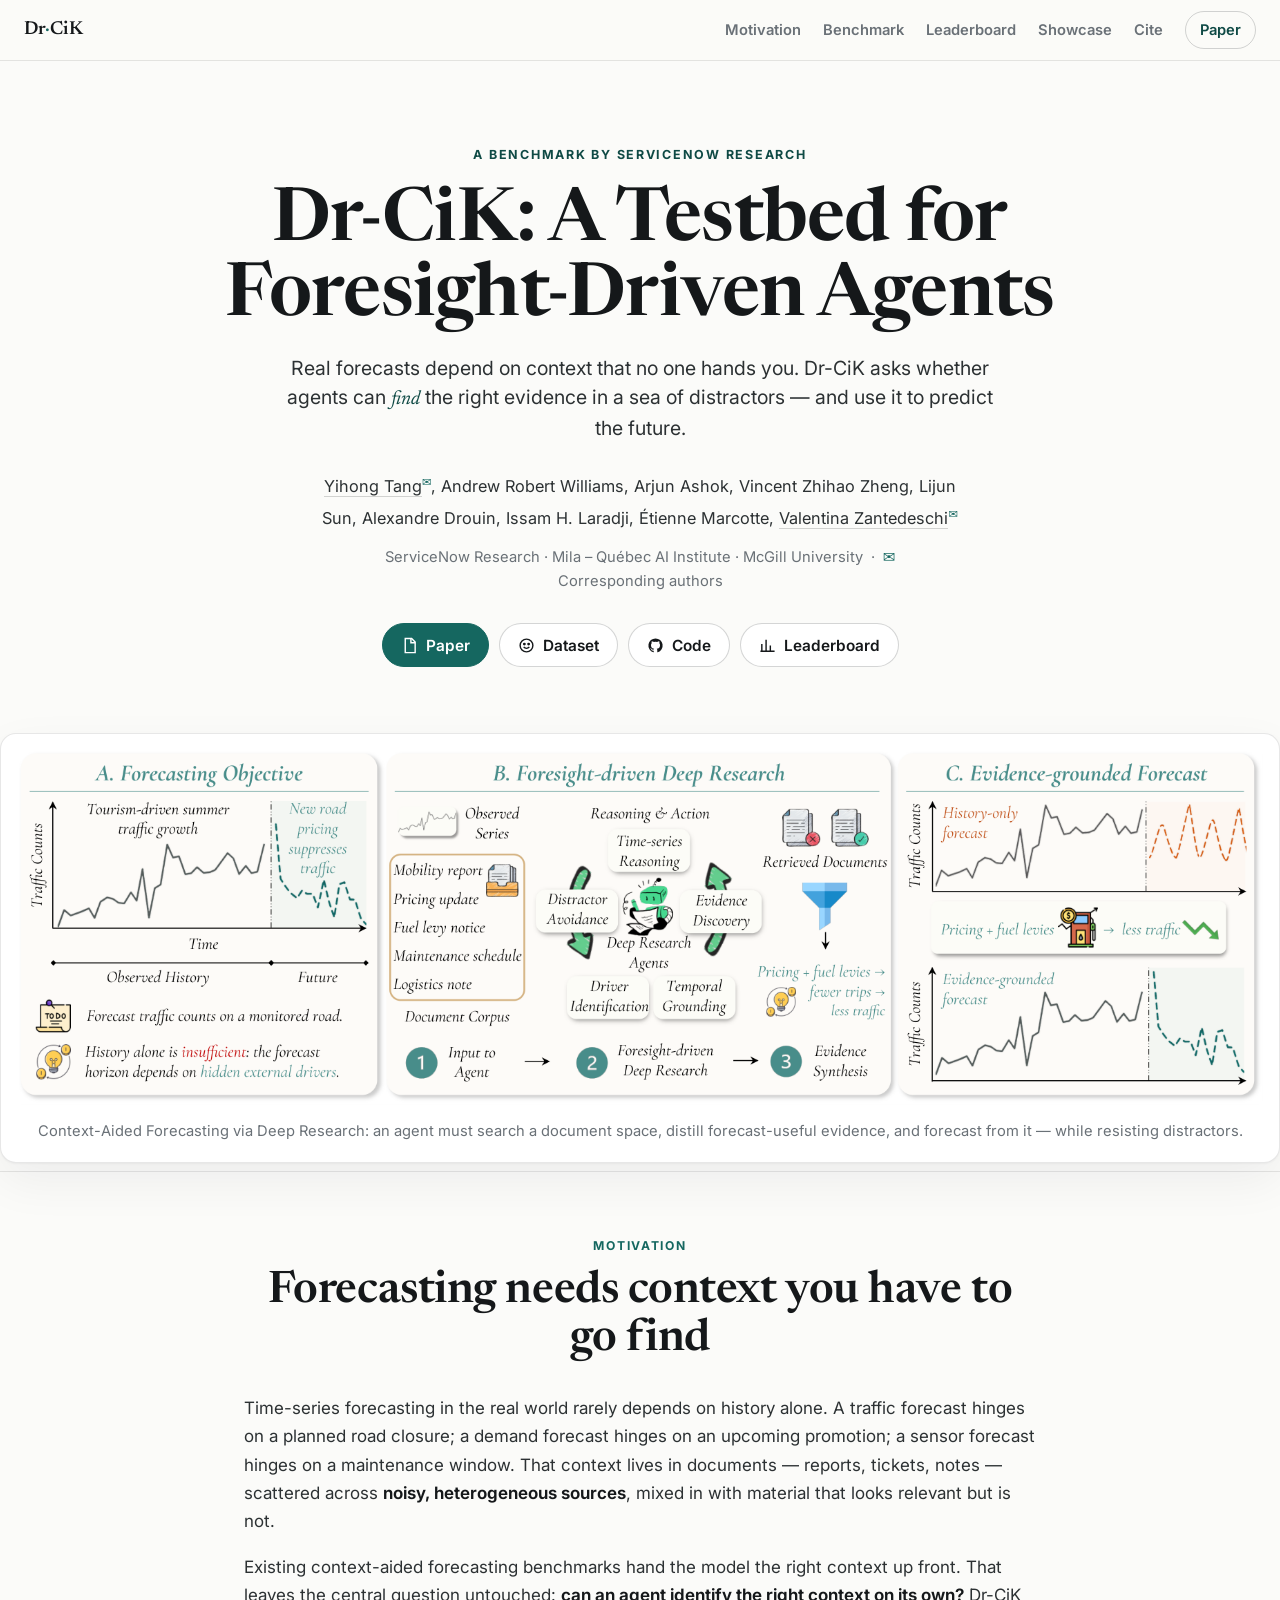
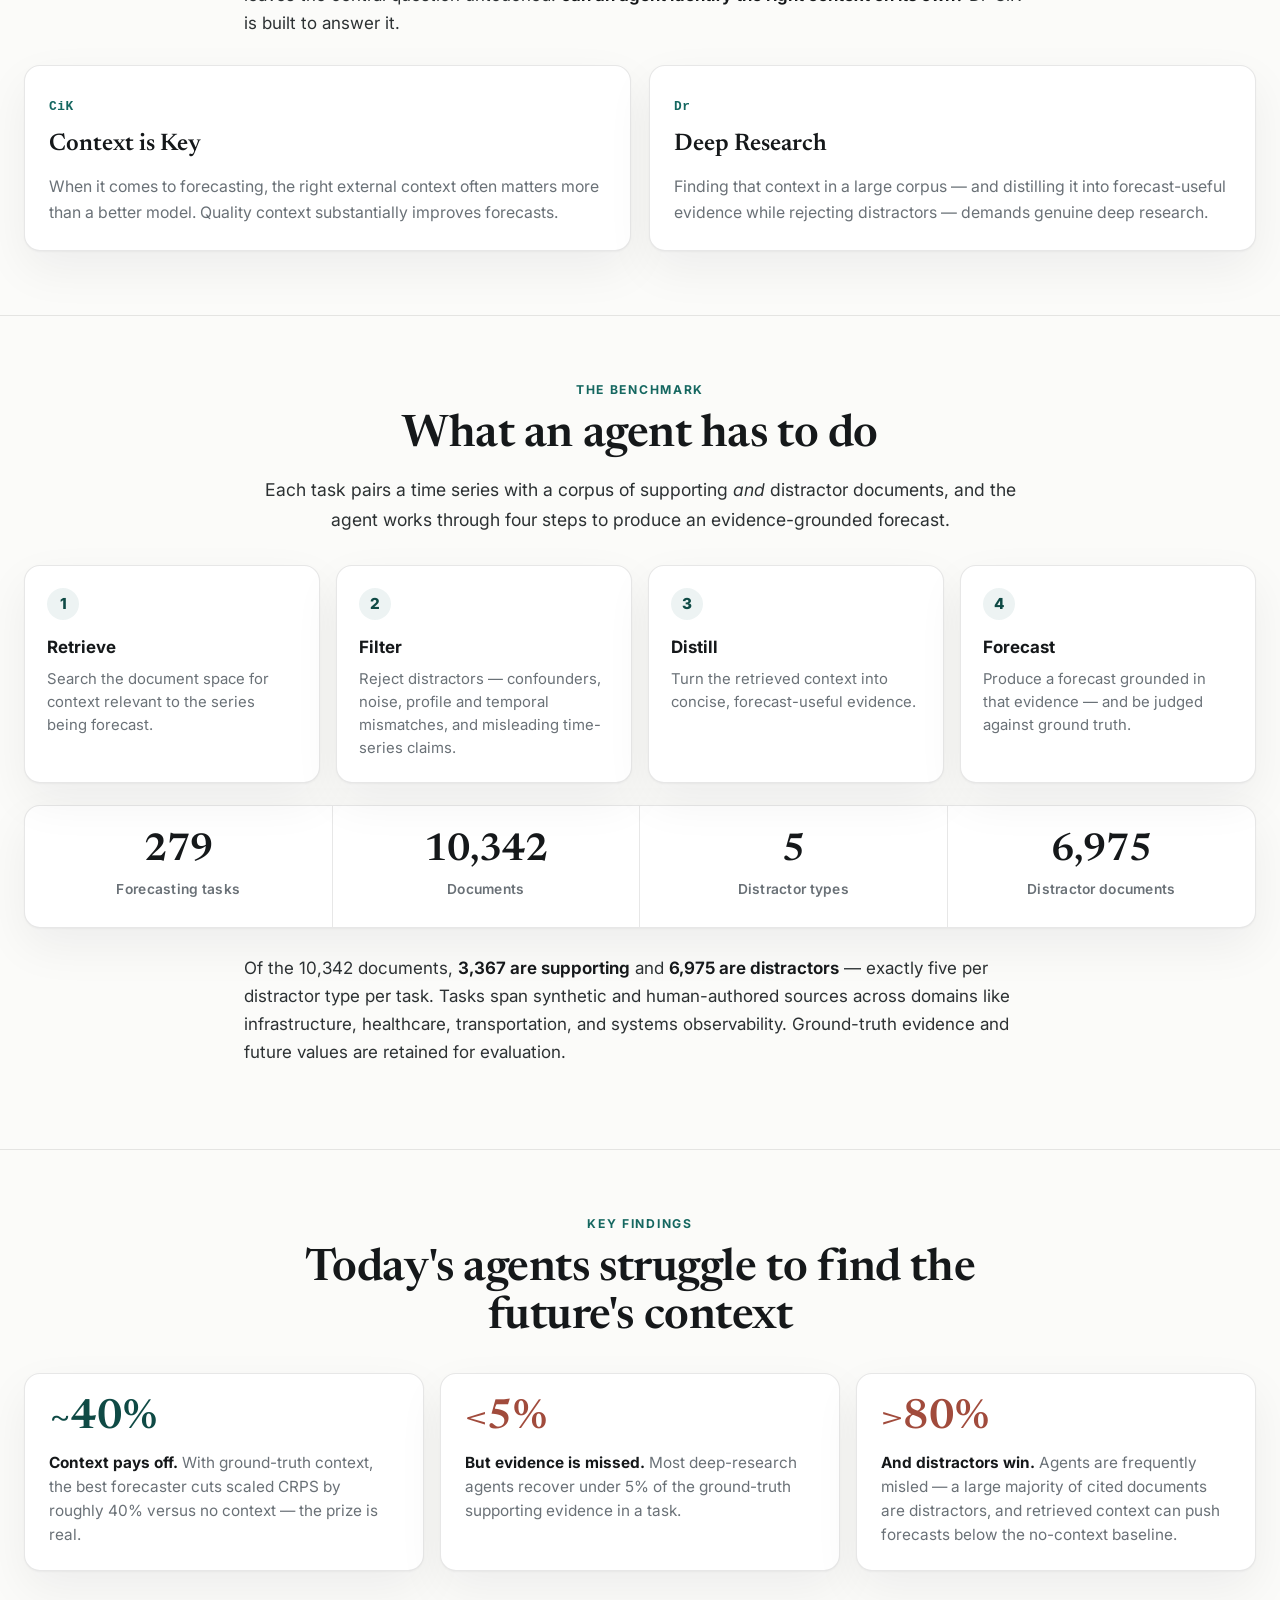
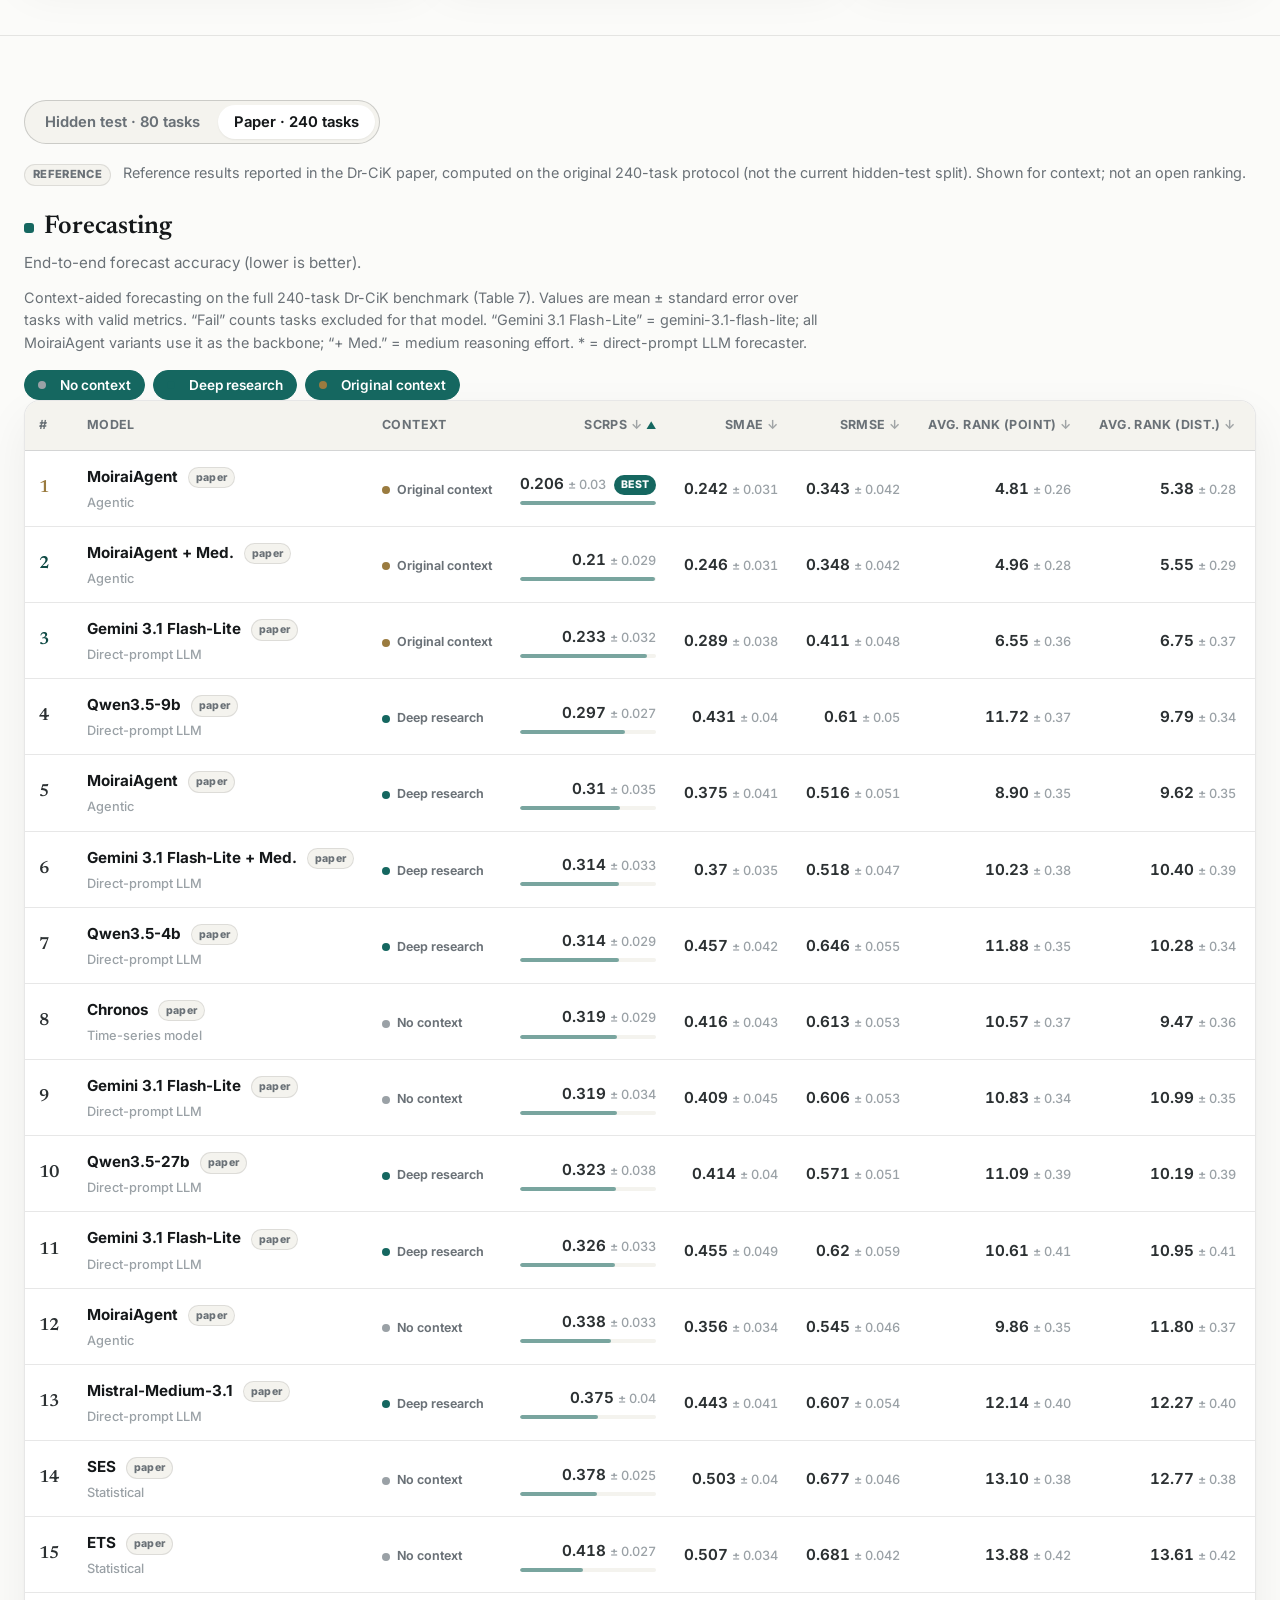
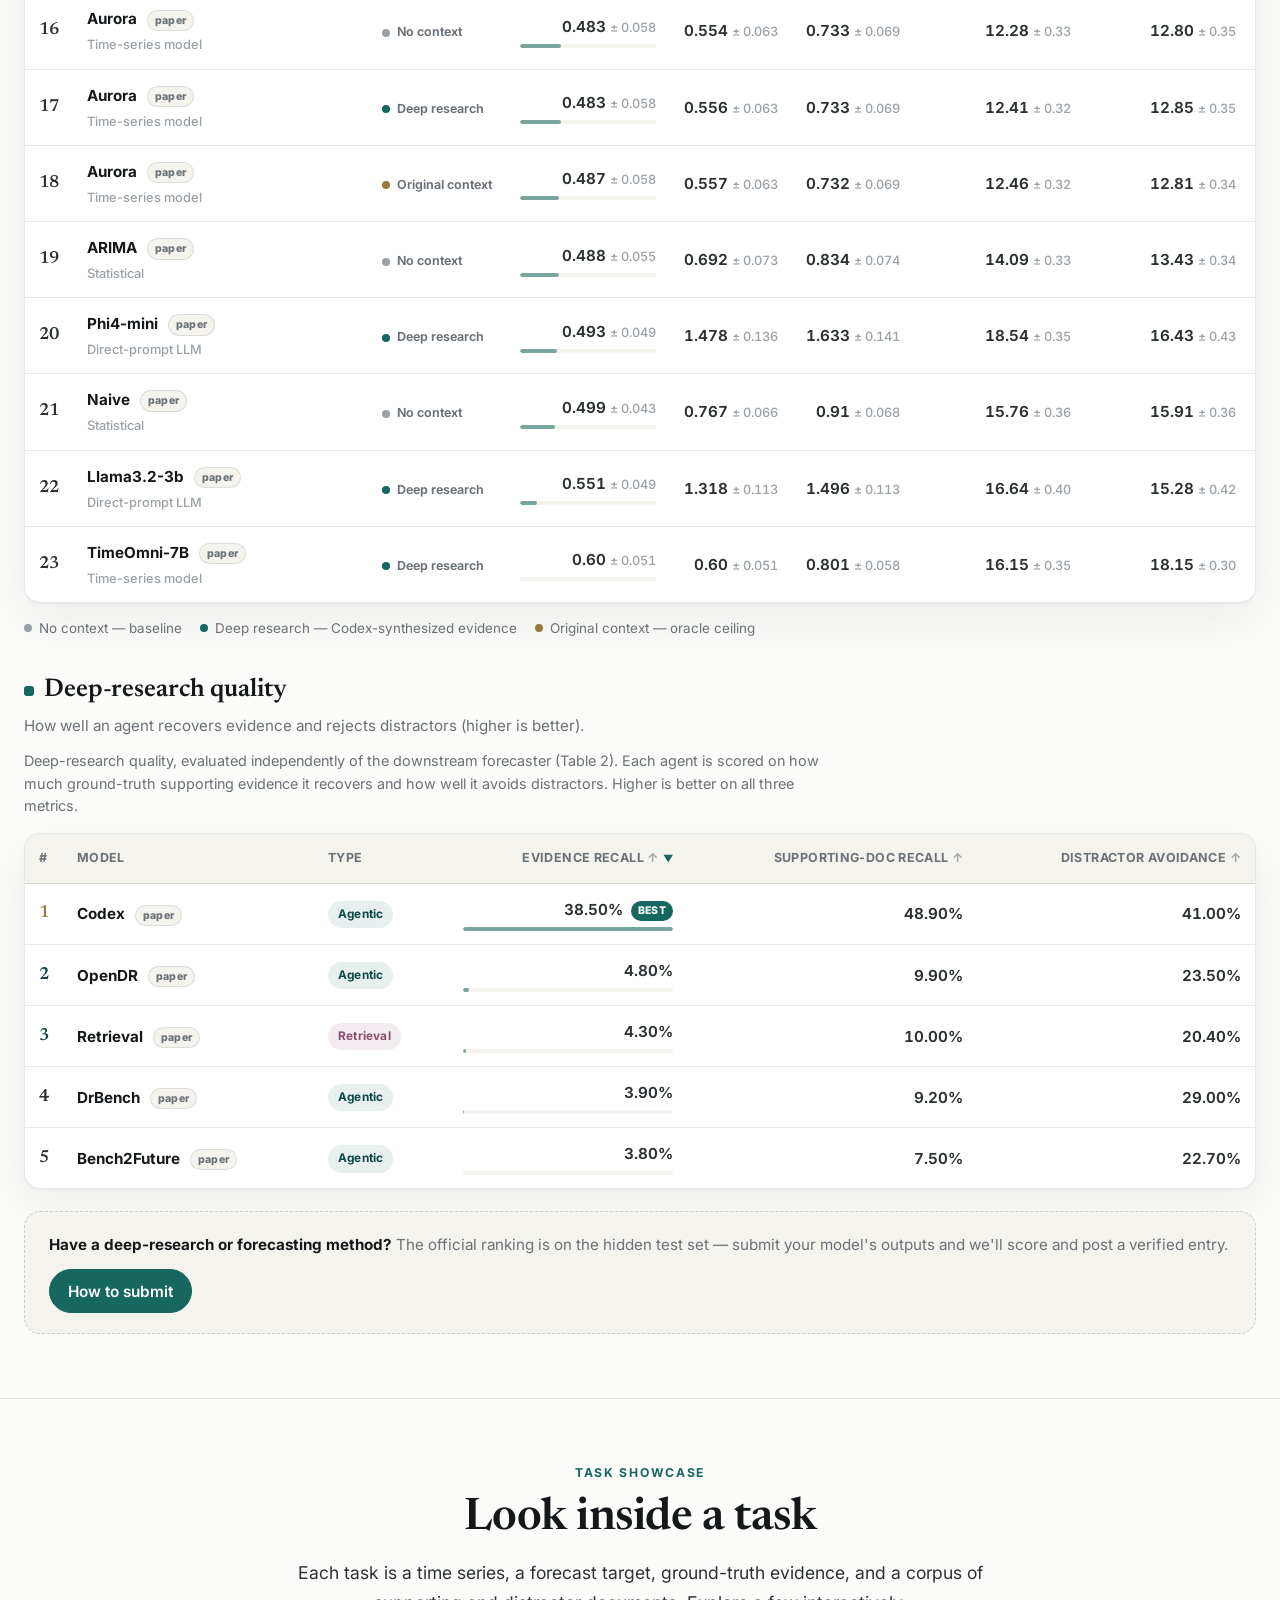
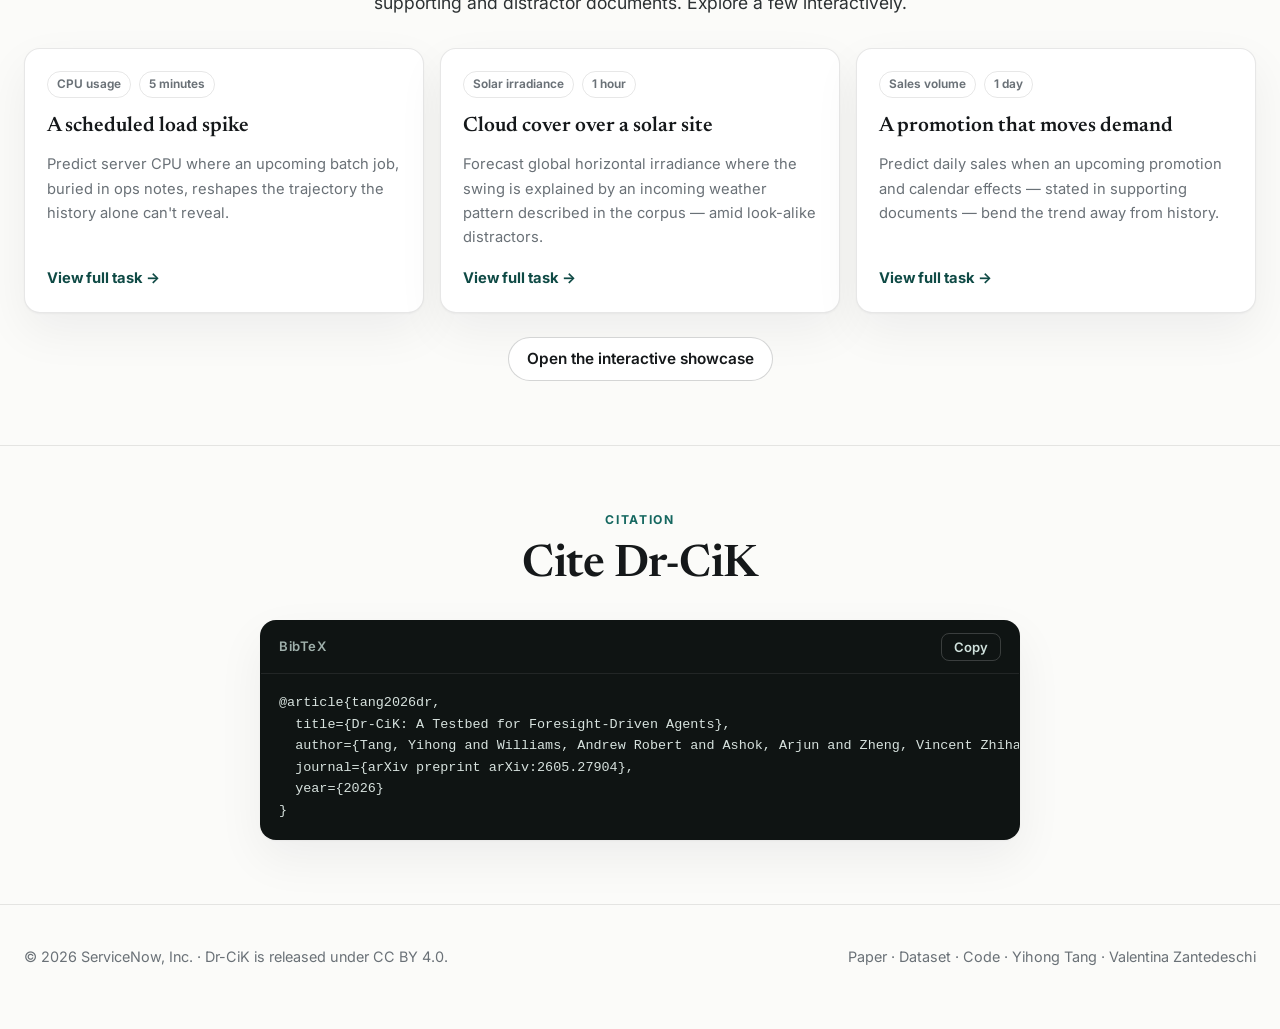
<file: docs/index.html>
<!doctype html>
<html lang="en">
  <head>
    <meta charset="utf-8" />
    <meta name="viewport" content="width=device-width, initial-scale=1" />
    <title>Dr-CiK: A Testbed for Foresight-Driven Agents</title>
    <meta
      name="description"
      content="Dr-CiK is a benchmark for foresight-driven agents: can they retrieve forecasting-relevant context from a noisy document corpus, filter out distractors, and forecast from the evidence they find?"
    />
    <meta property="og:title" content="Dr-CiK: A Testbed for Foresight-Driven Agents" />
    <meta
      property="og:description"
      content="A benchmark for agents that must discover the right context to predict the future."
    />
    <meta property="og:type" content="website" />
    <link rel="preconnect" href="https://fonts.googleapis.com" />
    <link rel="preconnect" href="https://fonts.gstatic.com" crossorigin />
    <link
      href="https://fonts.googleapis.com/css2?family=Inter:wght@400;500;600;700;800&family=Newsreader:ital,opsz,wght@0,6..72,400;0,6..72,500;0,6..72,600;1,6..72,400;1,6..72,500&display=swap"
      rel="stylesheet"
    />
    <link rel="stylesheet" href="static/css/project.css?v=10" />
  </head>
  <body>
    <!-- ===== top nav ===== -->
    <nav class="site-nav">
      <div class="wrap">
        <a class="brand" href="#top">Dr<span class="dot">·</span>CiK</a>
        <div class="nav-links">
          <a href="#motivation">Motivation</a>
          <a href="#benchmark">Benchmark</a>
          <a href="#leaderboard">Leaderboard</a>
          <a href="#showcase">Showcase</a>
          <a href="#cite">Cite</a>
          <a class="nav-cta" href="https://arxiv.org/abs/2605.27904">Paper</a>
        </div>
      </div>
    </nav>

    <!-- ===== hero ===== -->
    <header id="top">
      <div class="wrap hero">
        <span class="eyebrow">A benchmark by ServiceNow Research</span>
        <h1>Dr-CiK: A Testbed for Foresight-Driven Agents</h1>
        <p class="tagline">
          Real forecasts depend on context that no one hands you. Dr-CiK asks whether agents can
          <em>find</em> the right evidence in a sea of distractors — and use it to predict the future.
        </p>

        <!-- NOTE: corresponding author marked with ✉. Per-author affiliations can be added as
             superscripts (e.g. <sup class="sup">1</sup>) once confirmed. -->
        <p class="authors">
          <a href="mailto:yihong.tang@servicenow.com">Yihong Tang</a><span class="sup">✉</span>,
          <span>Andrew Robert Williams</span>,
          <span>Arjun Ashok</span>,
          <span>Vincent Zhihao Zheng</span>,
          <span>Lijun Sun</span>,
          <span>Alexandre Drouin</span>,
          <span>Issam H. Laradji</span>,
          <span>Étienne Marcotte</span>,
          <a href="mailto:valentina.zantedeschi@servicenow.com">Valentina Zantedeschi</a><span class="sup">✉</span>
        </p>
        <p class="affil">
          ServiceNow Research · Mila – Québec AI Institute · McGill University
          &nbsp;·&nbsp; <span class="sup">✉</span> Corresponding authors
        </p>

        <div class="badges">
          <a class="badge solid" href="https://arxiv.org/abs/2605.27904">
            <svg viewBox="0 0 24 24" fill="none" stroke="currentColor" stroke-width="2"><path d="M6 2h9l5 5v15H6z"/><path d="M14 2v6h6"/></svg>
            Paper
          </a>
          <a class="badge" href="https://huggingface.co/datasets/ServiceNow/Dr-CiK">
            <svg viewBox="0 0 24 24" fill="none" stroke="currentColor" stroke-width="2"><circle cx="12" cy="12" r="9"/><path d="M8 14s1.5 2 4 2 4-2 4-2"/><circle cx="9" cy="10" r="1" fill="currentColor"/><circle cx="15" cy="10" r="1" fill="currentColor"/></svg>
            Dataset
          </a>
          <a class="badge" href="https://github.com/ServiceNow/Dr-CiK">
            <svg viewBox="0 0 24 24" fill="currentColor"><path d="M12 2a10 10 0 0 0-3.16 19.49c.5.09.68-.22.68-.48v-1.7c-2.78.6-3.37-1.34-3.37-1.34-.45-1.16-1.1-1.47-1.1-1.47-.9-.62.07-.6.07-.6 1 .07 1.53 1.03 1.53 1.03.89 1.52 2.34 1.08 2.91.83.09-.65.35-1.08.63-1.33-2.22-.25-4.55-1.11-4.55-4.94 0-1.09.39-1.98 1.03-2.68-.1-.25-.45-1.27.1-2.65 0 0 .84-.27 2.75 1.02a9.5 9.5 0 0 1 5 0c1.91-1.29 2.75-1.02 2.75-1.02.55 1.38.2 2.4.1 2.65.64.7 1.03 1.59 1.03 2.68 0 3.84-2.34 4.69-4.57 4.94.36.31.68.92.68 1.85v2.74c0 .27.18.58.69.48A10 10 0 0 0 12 2z"/></svg>
            Code
          </a>
          <a class="badge" href="#leaderboard">
            <svg viewBox="0 0 24 24" fill="none" stroke="currentColor" stroke-width="2"><path d="M4 20V10M10 20V4M16 20v-8M22 20H2"/></svg>
            Leaderboard
          </a>
        </div>
      </div>

      <div class="wrap teaser">
        <div class="figure-card">
          <img src="static/assets/overview.png" alt="Overview of Context-Aided Forecasting via Deep Research" />
          <p class="figure-cap">
            Context-Aided Forecasting via Deep Research: an agent must search a document space,
            distill forecast-useful evidence, and forecast from it — while resisting distractors.
          </p>
        </div>
      </div>
    </header>

    <main>
      <!-- ===== motivation ===== -->
      <section class="section" id="motivation">
        <div class="section-head">
          <span class="section-kicker">Motivation</span>
          <h2>Forecasting needs context you have to go find</h2>
        </div>
        <div class="prose">
          <p>
            Time-series forecasting in the real world rarely depends on history alone. A traffic
            forecast hinges on a planned road closure; a demand forecast hinges on an upcoming
            promotion; a sensor forecast hinges on a maintenance window. That context lives in
            documents — reports, tickets, notes — scattered across <strong>noisy, heterogeneous
            sources</strong>, mixed in with material that looks relevant but is not.
          </p>
          <p>
            Existing context-aided forecasting benchmarks hand the model the right context up front.
            That leaves the central question untouched: <strong>can an agent identify the right
            context on its own?</strong> Dr-CiK is built to answer it.
          </p>
        </div>

        <div class="def-row" style="margin-top: 28px;">
          <div class="def-card">
            <span class="tag">CiK</span>
            <h3>Context is Key</h3>
            <p>When it comes to forecasting, the right external context often matters more than a
              better model. Quality context substantially improves forecasts.</p>
          </div>
          <div class="def-card">
            <span class="tag">Dr</span>
            <h3>Deep Research</h3>
            <p>Finding that context in a large corpus — and distilling it into forecast-useful
              evidence while rejecting distractors — demands genuine deep research.</p>
          </div>
        </div>
      </section>

      <!-- ===== benchmark ===== -->
      <section class="section" id="benchmark">
        <div class="section-head">
          <span class="section-kicker">The benchmark</span>
          <h2>What an agent has to do</h2>
          <p class="lede">
            Each task pairs a time series with a corpus of supporting <em>and</em> distractor
            documents, and the agent works through four steps to produce an evidence-grounded
            forecast.
          </p>
        </div>

        <div class="steps">
          <div class="step">
            <span class="num">1</span>
            <h3>Retrieve</h3>
            <p>Search the document space for context relevant to the series being forecast.</p>
          </div>
          <div class="step">
            <span class="num">2</span>
            <h3>Filter</h3>
            <p>Reject distractors — confounders, noise, profile and temporal mismatches, and
              misleading time-series claims.</p>
          </div>
          <div class="step">
            <span class="num">3</span>
            <h3>Distill</h3>
            <p>Turn the retrieved context into concise, forecast-useful evidence.</p>
          </div>
          <div class="step">
            <span class="num">4</span>
            <h3>Forecast</h3>
            <p>Produce a forecast grounded in that evidence — and be judged against ground truth.</p>
          </div>
        </div>

        <div class="stats" style="margin-top: 22px;">
          <div class="stat"><div class="big">279</div><div class="lab">Forecasting tasks</div></div>
          <div class="stat"><div class="big">10,342</div><div class="lab">Documents</div></div>
          <div class="stat"><div class="big">5</div><div class="lab">Distractor types</div></div>
          <div class="stat"><div class="big">6,975</div><div class="lab">Distractor documents</div></div>
        </div>

        <div class="prose" style="margin-top: 26px;">
          <p>
            Of the 10,342 documents, <strong>3,367 are supporting</strong> and <strong>6,975 are
            distractors</strong> — exactly five per distractor type per task. Tasks span synthetic and
            human-authored sources across domains like infrastructure, healthcare, transportation,
            and systems observability. Ground-truth evidence and future values are retained for
            evaluation.
          </p>
        </div>
      </section>

      <!-- ===== findings ===== -->
      <section class="section" id="findings">
        <div class="section-head">
          <span class="section-kicker">Key findings</span>
          <h2>Today's agents struggle to find the future's context</h2>
        </div>
        <div class="findings">
          <div class="finding">
            <div class="metric">~40%</div>
            <p><strong>Context pays off.</strong> With ground-truth context, the best forecaster cuts
              scaled CRPS by roughly 40% versus no context — the prize is real.</p>
          </div>
          <div class="finding">
            <div class="metric warn">&lt;5%</div>
            <p><strong>But evidence is missed.</strong> Most deep-research agents recover under 5% of
              the ground-truth supporting evidence in a task.</p>
          </div>
          <div class="finding">
            <div class="metric warn">&gt;80%</div>
            <p><strong>And distractors win.</strong> Agents are frequently misled — a large majority of
              cited documents are distractors, and retrieved context can push forecasts below the
              no-context baseline.</p>
          </div>
        </div>
      </section>

      <!-- ===== leaderboard ===== -->
      <section class="section" id="leaderboard">
        <div class="section-head">
          <span class="section-kicker">Leaderboard</span>
          <h2>Results</h2>
          <p class="lede">
            Two leaderboards — <strong>forecasting</strong> and <strong>deep-research quality</strong>.
            The official ranking is on the <strong>hidden test set</strong> (80 tasks, labels withheld,
            scored by us); the paper's 240-task results are kept as reference. Switch protocol and sort
            any column.
          </p>
        </div>
        <div id="leaderboard"></div>
      </section>

      <!-- ===== showcase ===== -->
      <section class="section" id="showcase">
        <div class="section-head">
          <span class="section-kicker">Task showcase</span>
          <h2>Look inside a task</h2>
          <p class="lede">
            Each task is a time series, a forecast target, ground-truth evidence, and a corpus of
            supporting and distractor documents. Explore a few interactively.
          </p>
        </div>
        <div class="case-grid">
          <a class="case-card" href="showcase/index.html?task=task_201">
            <div class="case-meta"><span class="mini-chip">CPU usage</span><span class="mini-chip">5 minutes</span></div>
            <h3>A scheduled load spike</h3>
            <p>Predict server CPU where an upcoming batch job, buried in ops notes, reshapes the
              trajectory the history alone can't reveal.</p>
            <span class="case-link">View full task →</span>
          </a>
          <a class="case-card" href="showcase/index.html?task=task_163">
            <div class="case-meta"><span class="mini-chip">Solar irradiance</span><span class="mini-chip">1 hour</span></div>
            <h3>Cloud cover over a solar site</h3>
            <p>Forecast global horizontal irradiance where the swing is explained by an incoming
              weather pattern described in the corpus — amid look-alike distractors.</p>
            <span class="case-link">View full task →</span>
          </a>
          <a class="case-card" href="showcase/index.html?task=task_80">
            <div class="case-meta"><span class="mini-chip">Sales volume</span><span class="mini-chip">1 day</span></div>
            <h3>A promotion that moves demand</h3>
            <p>Predict daily sales when an upcoming promotion and calendar effects — stated in
              supporting documents — bend the trend away from history.</p>
            <span class="case-link">View full task →</span>
          </a>
        </div>
        <div style="text-align:center; margin-top: 24px;">
          <a class="badge" href="showcase/index.html">Open the interactive showcase</a>
        </div>
      </section>

      <!-- ===== citation ===== -->
      <section class="section" id="cite">
        <div class="section-head">
          <span class="section-kicker">Citation</span>
          <h2>Cite Dr-CiK</h2>
        </div>
        <div class="cite-card">
          <div class="cite-head">
            <span>BibTeX</span>
            <button class="copy-btn" id="copy-cite">Copy</button>
          </div>
          <pre id="cite-text">@article{tang2026dr,
  title={Dr-CiK: A Testbed for Foresight-Driven Agents},
  author={Tang, Yihong and Williams, Andrew Robert and Ashok, Arjun and Zheng, Vincent Zhihao and Sun, Lijun and Drouin, Alexandre and Laradji, Issam H and Marcotte, {\'E}tienne and Zantedeschi, Valentina},
  journal={arXiv preprint arXiv:2605.27904},
  year={2026}
}</pre>
        </div>
      </section>
    </main>

    <!-- ===== footer ===== -->
    <footer class="site-footer">
      <div class="wrap">
        <div>© 2026 ServiceNow, Inc. · Dr-CiK is released under CC BY 4.0.</div>
        <div>
          <a href="https://arxiv.org/abs/2605.27904">Paper</a> ·
          <a href="https://huggingface.co/datasets/ServiceNow/Dr-CiK">Dataset</a> ·
          <a href="https://github.com/ServiceNow/Dr-CiK">Code</a> ·
          <a href="mailto:yihong.tang@servicenow.com">Yihong Tang</a> ·
          <a href="mailto:valentina.zantedeschi@servicenow.com">Valentina Zantedeschi</a>
        </div>
      </div>
    </footer>

    <script src="static/data/leaderboard.js?v=10"></script>
    <script src="static/js/leaderboard.js?v=10"></script>
    <script>
      // copy citation
      (function () {
        var btn = document.getElementById("copy-cite");
        if (!btn) return;
        btn.addEventListener("click", function () {
          var text = document.getElementById("cite-text").innerText;
          navigator.clipboard.writeText(text).then(function () {
            var old = btn.textContent;
            btn.textContent = "Copied!";
            setTimeout(function () { btn.textContent = old; }, 1400);
          });
        });
      })();
    </script>
  </body>
</html>
</file>
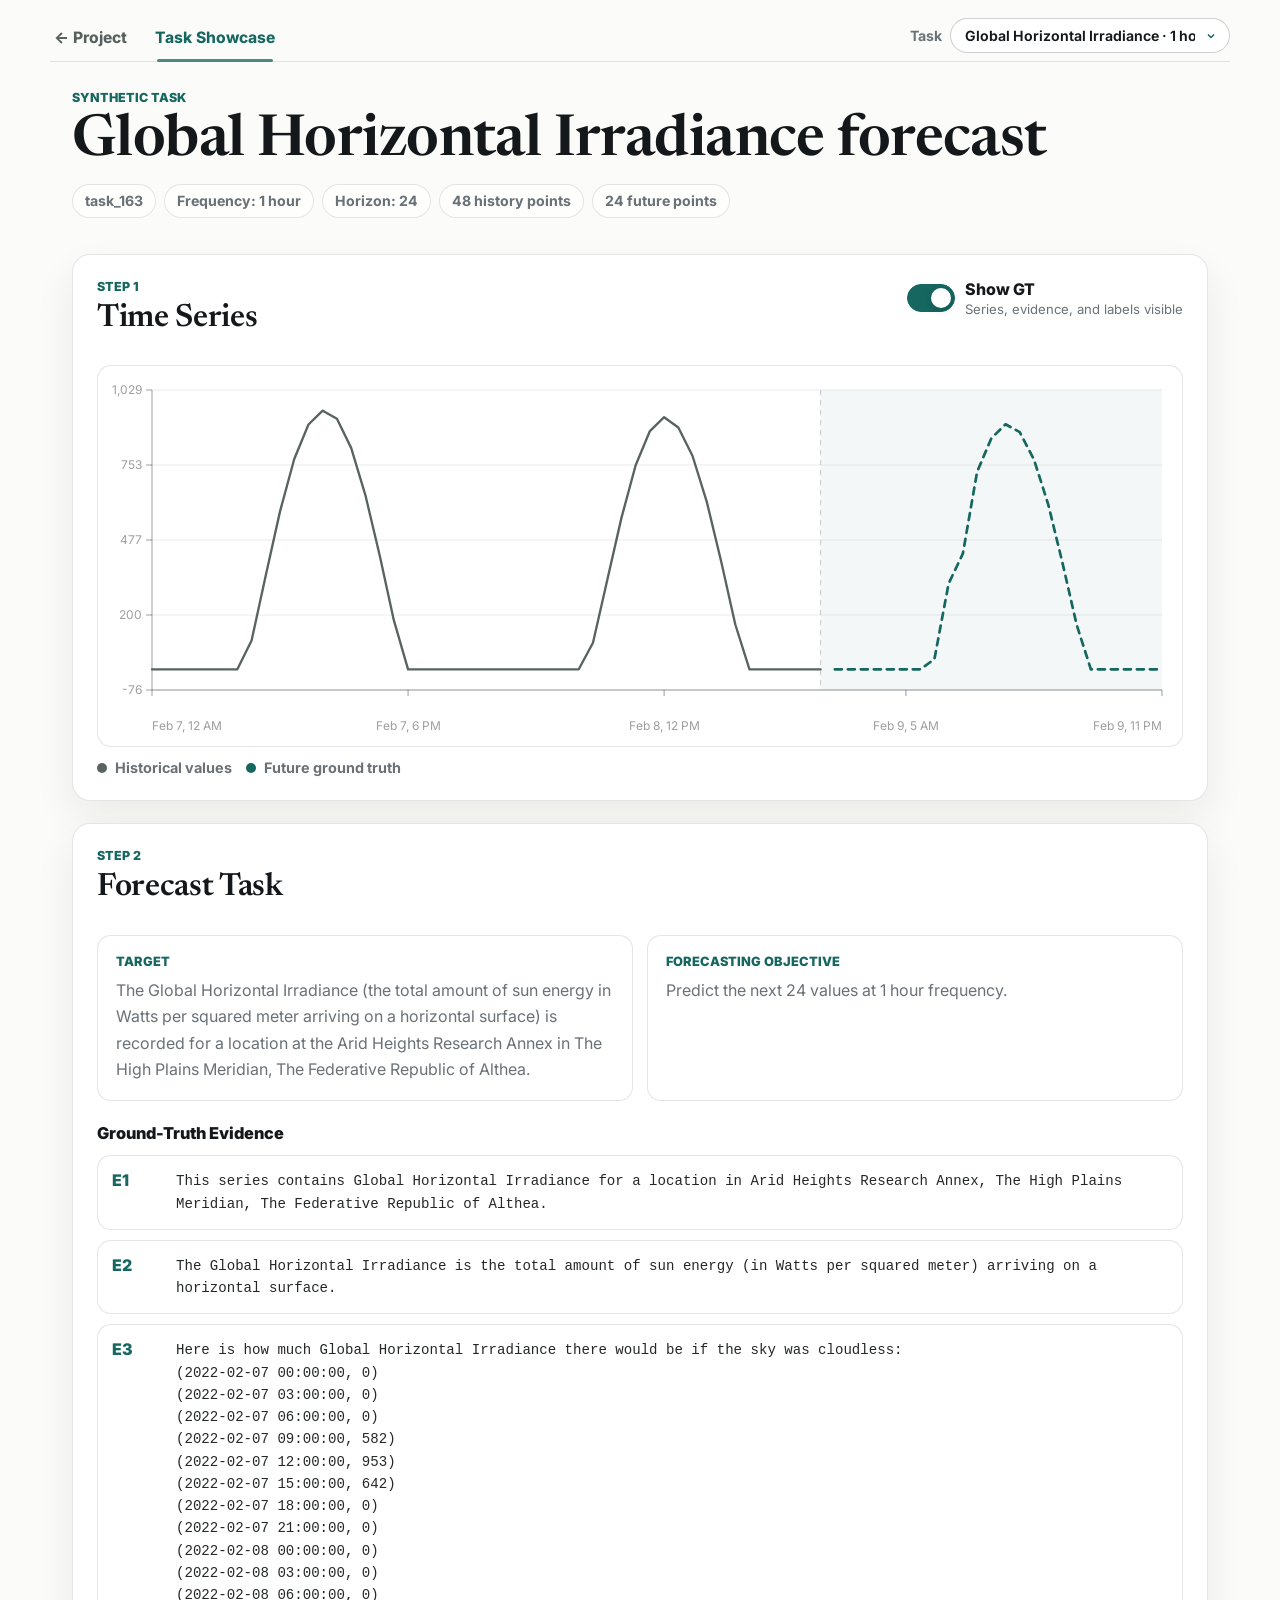
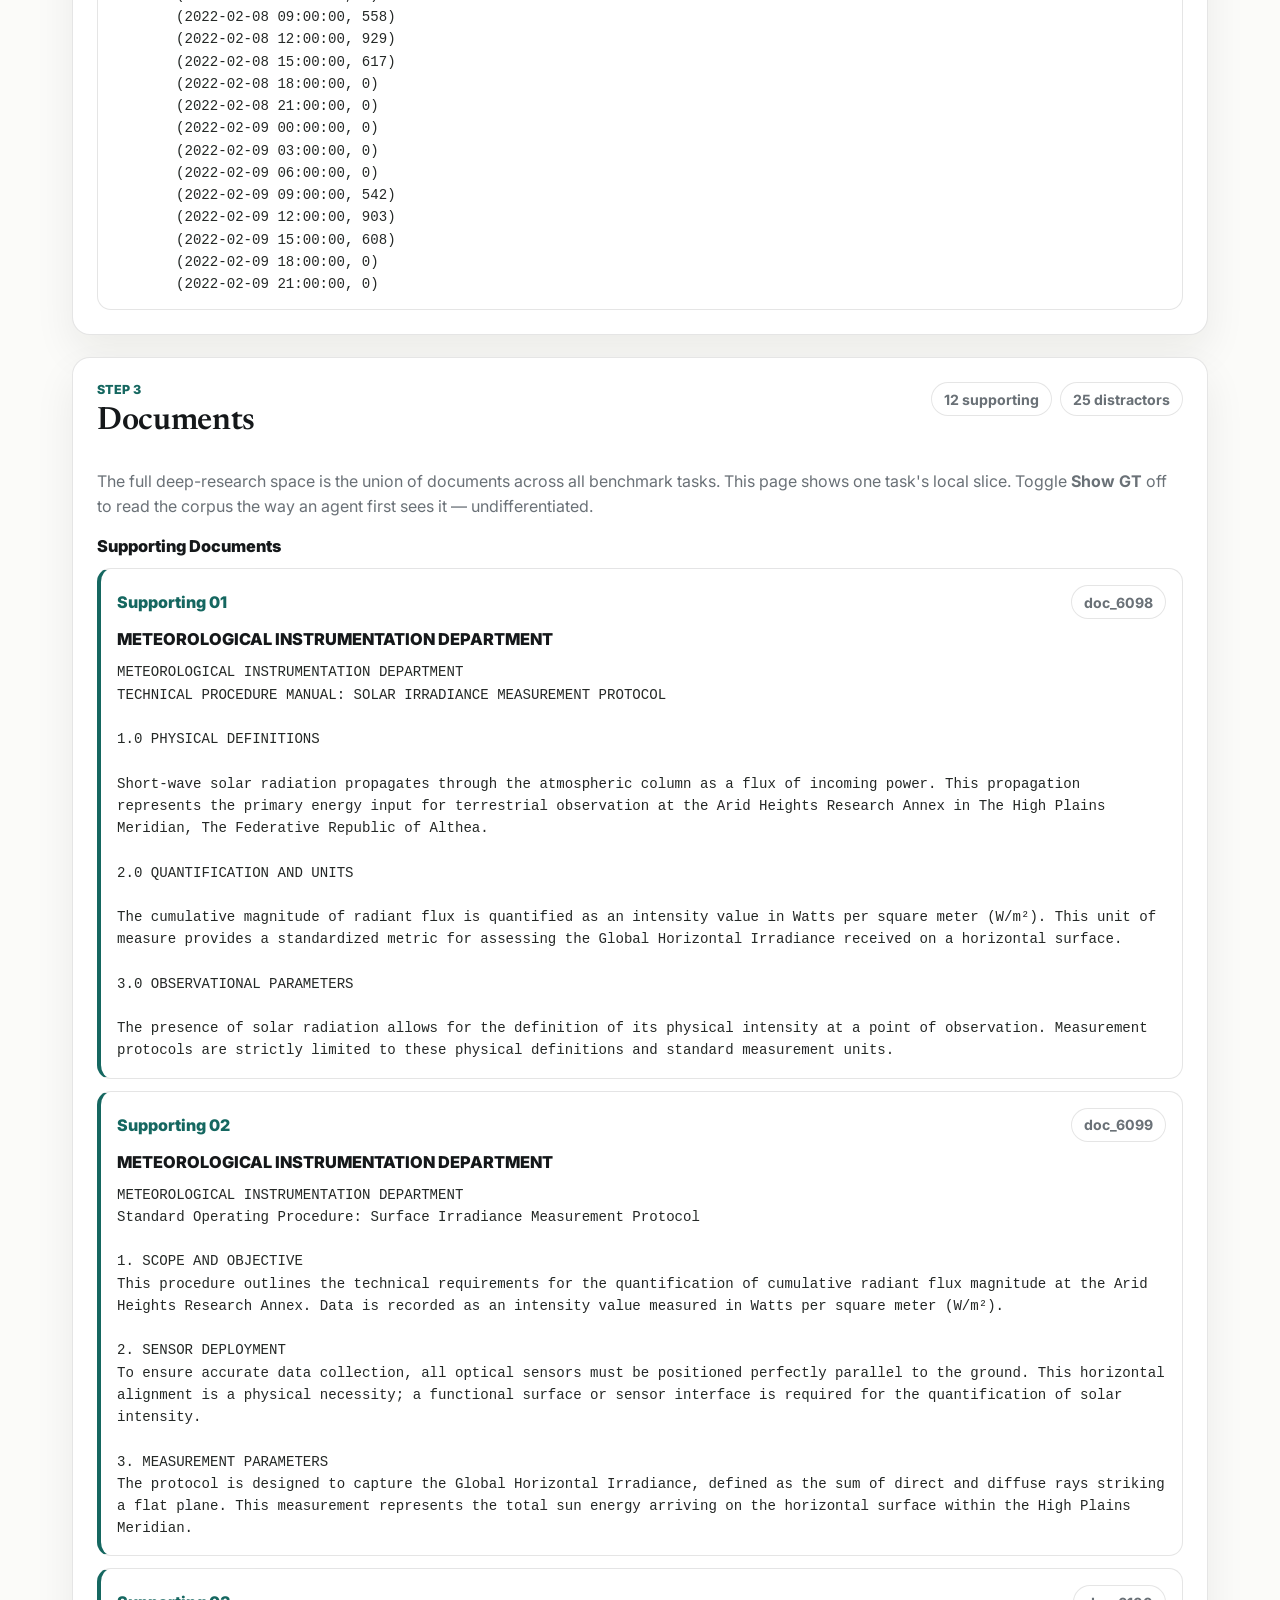
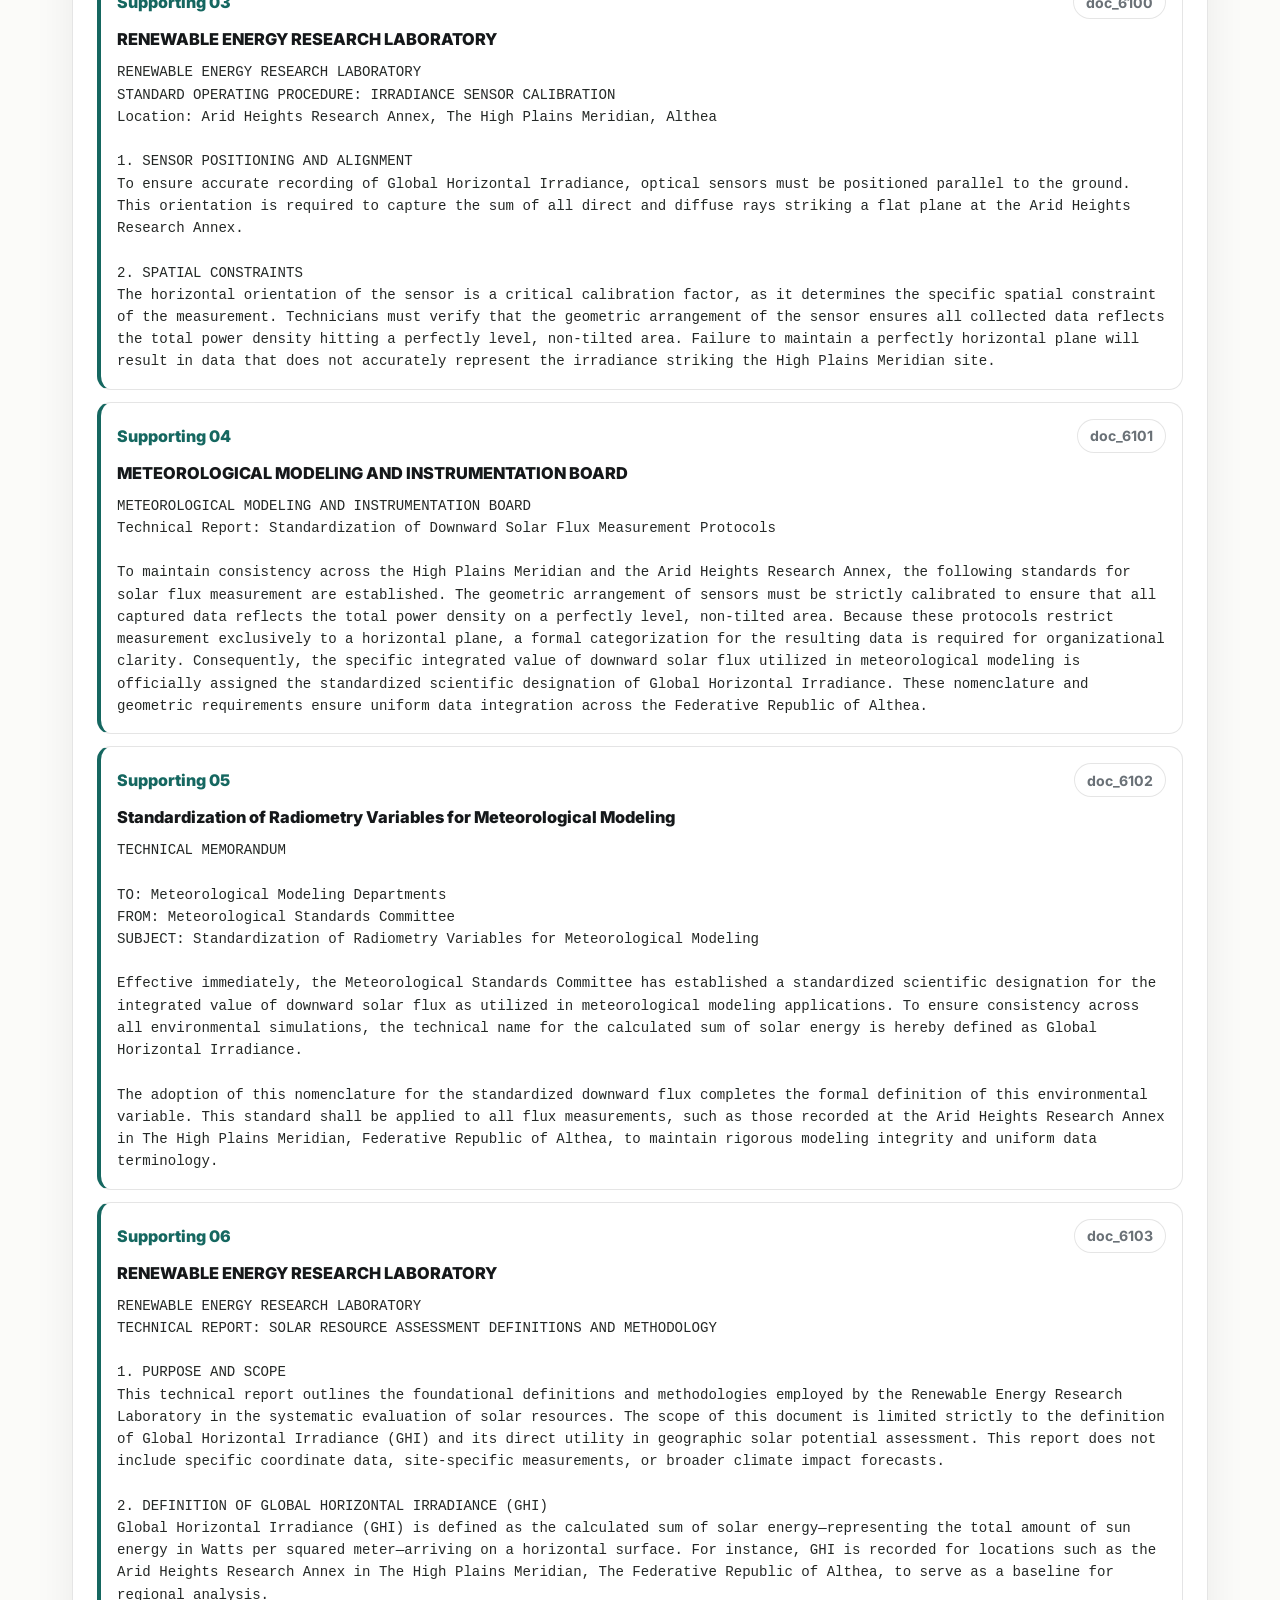
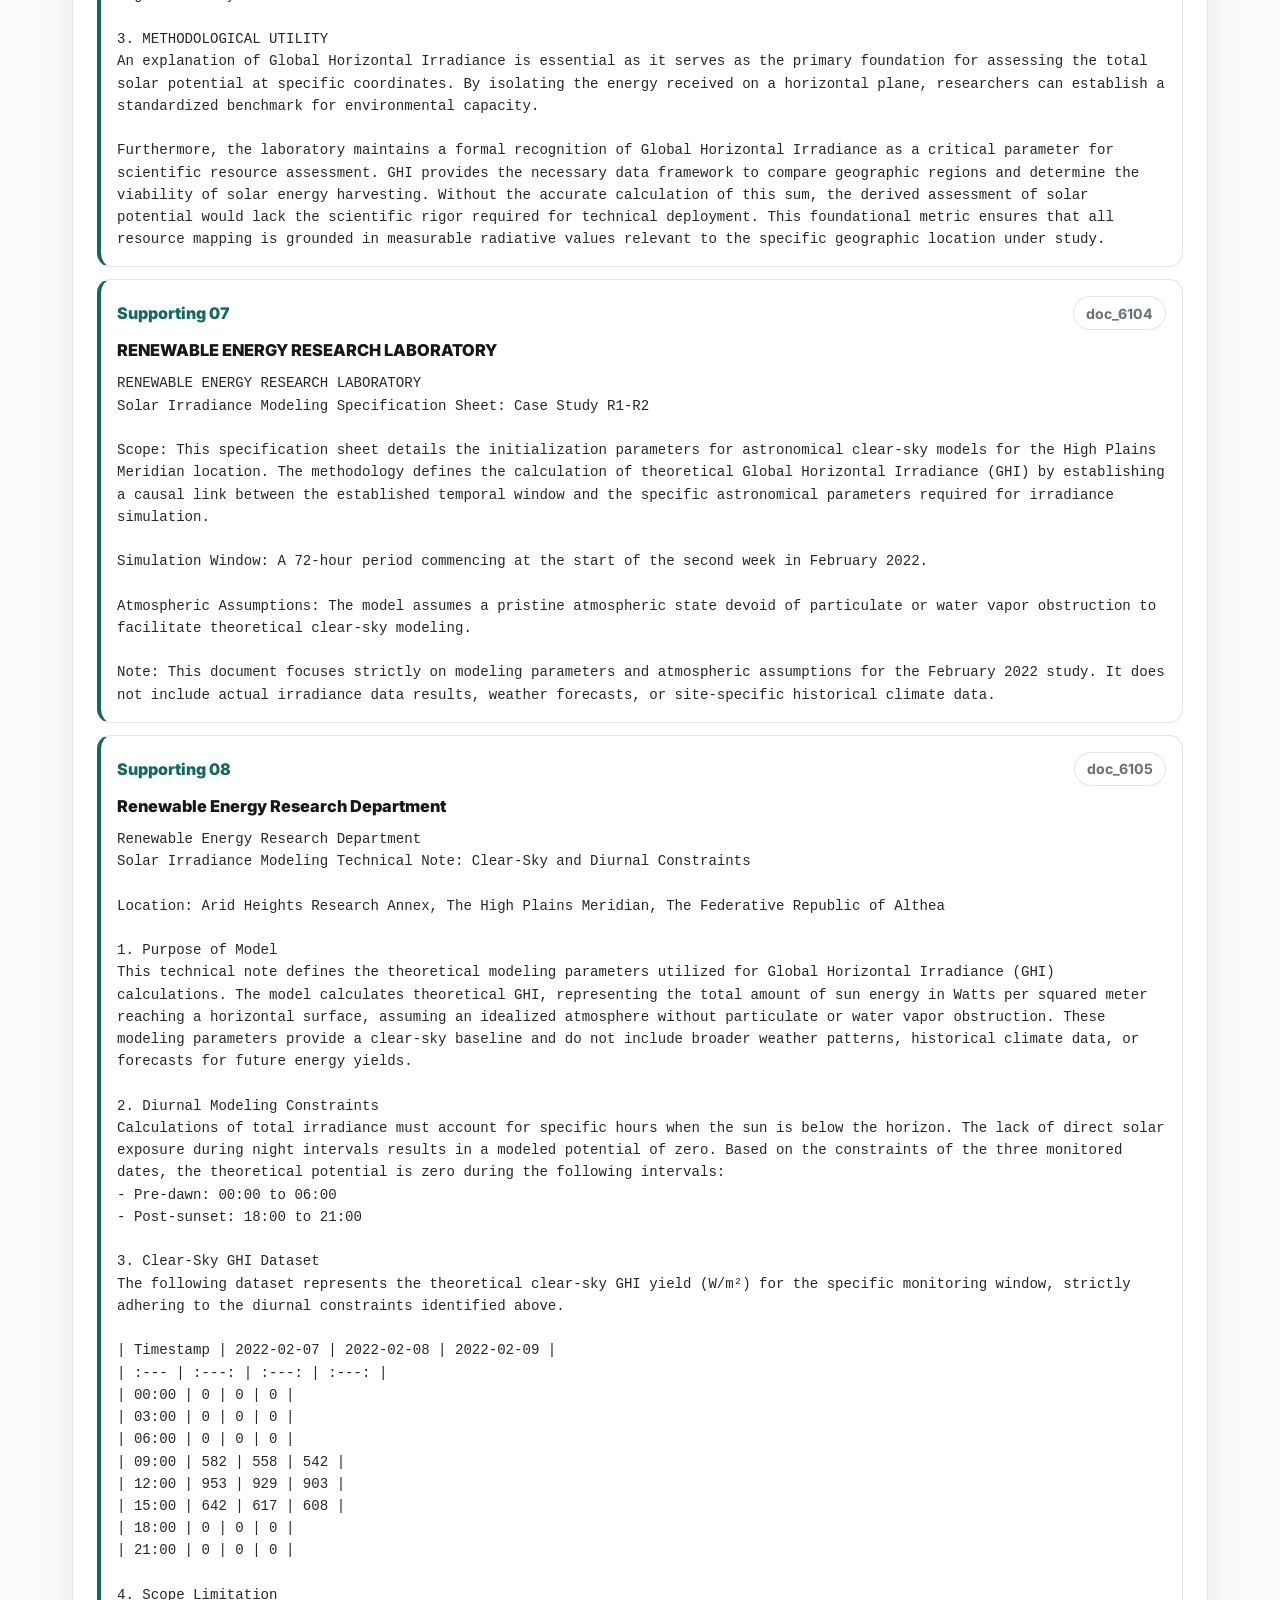
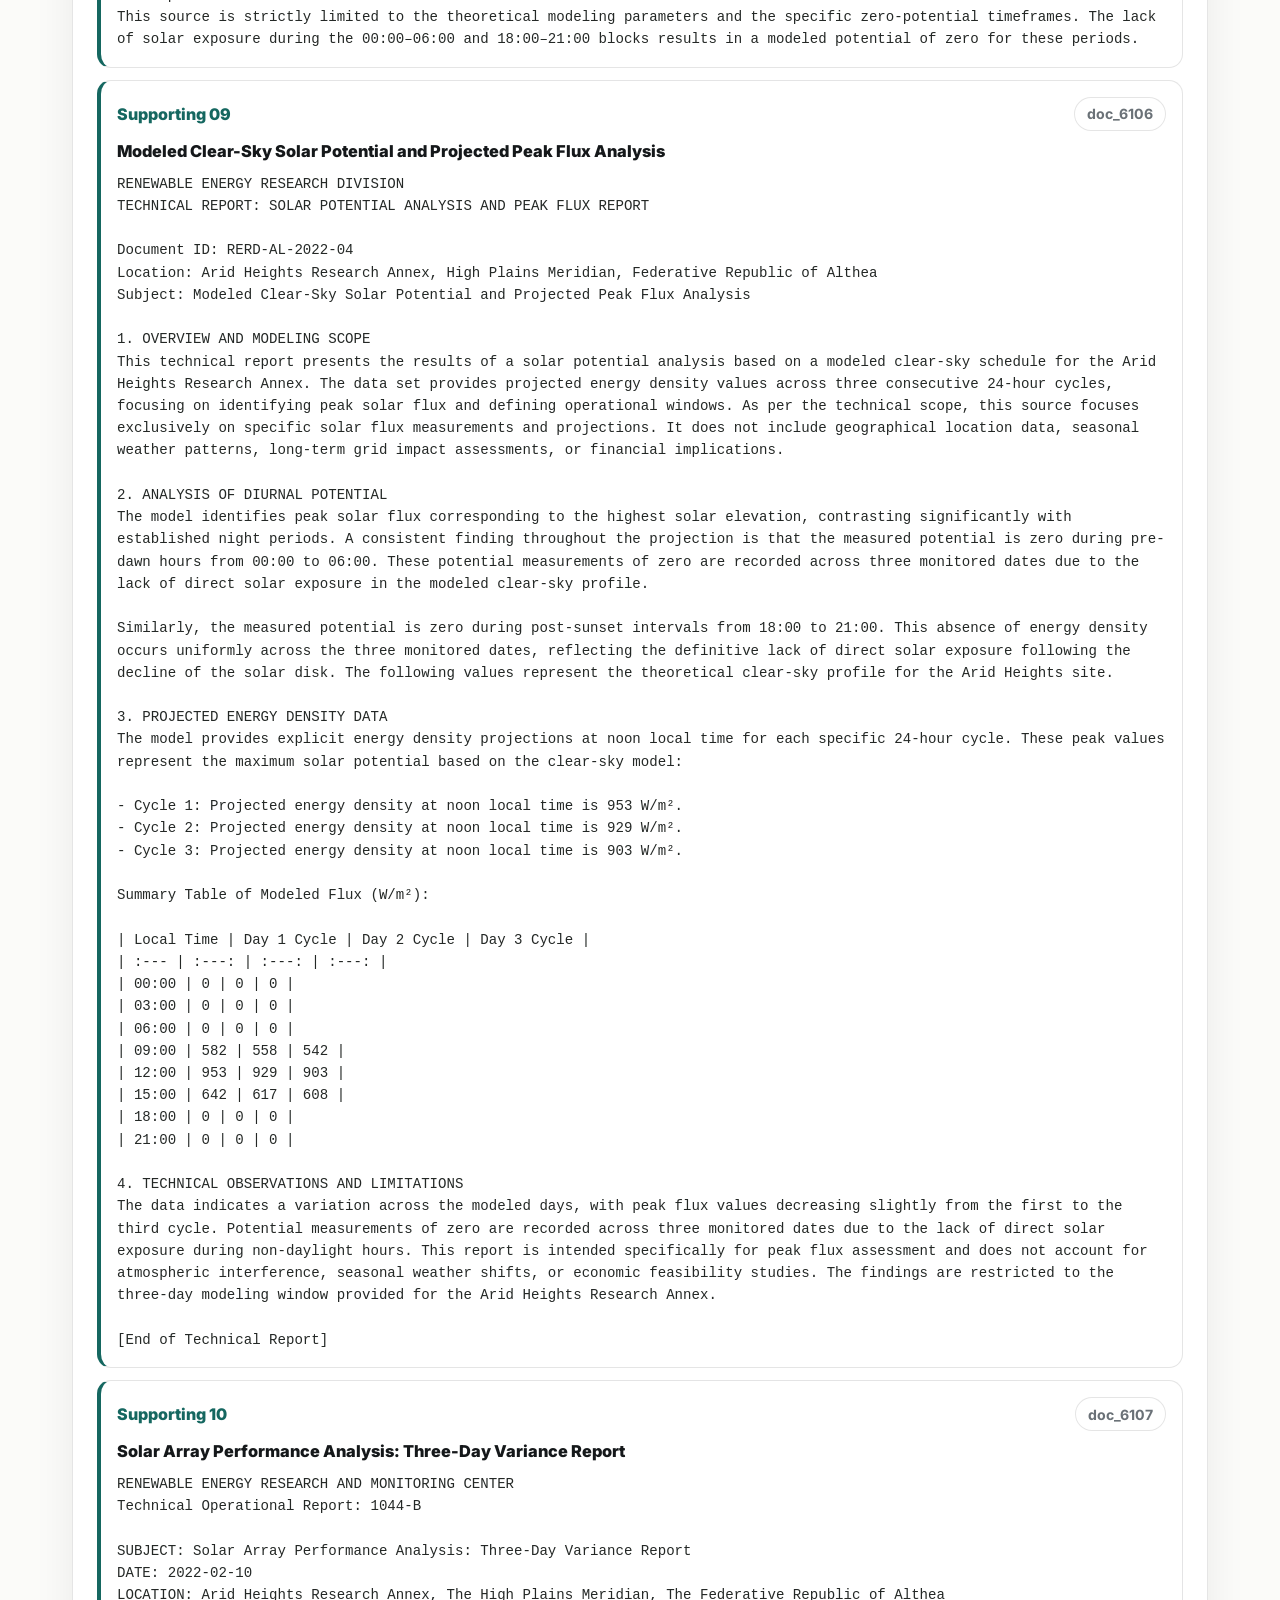
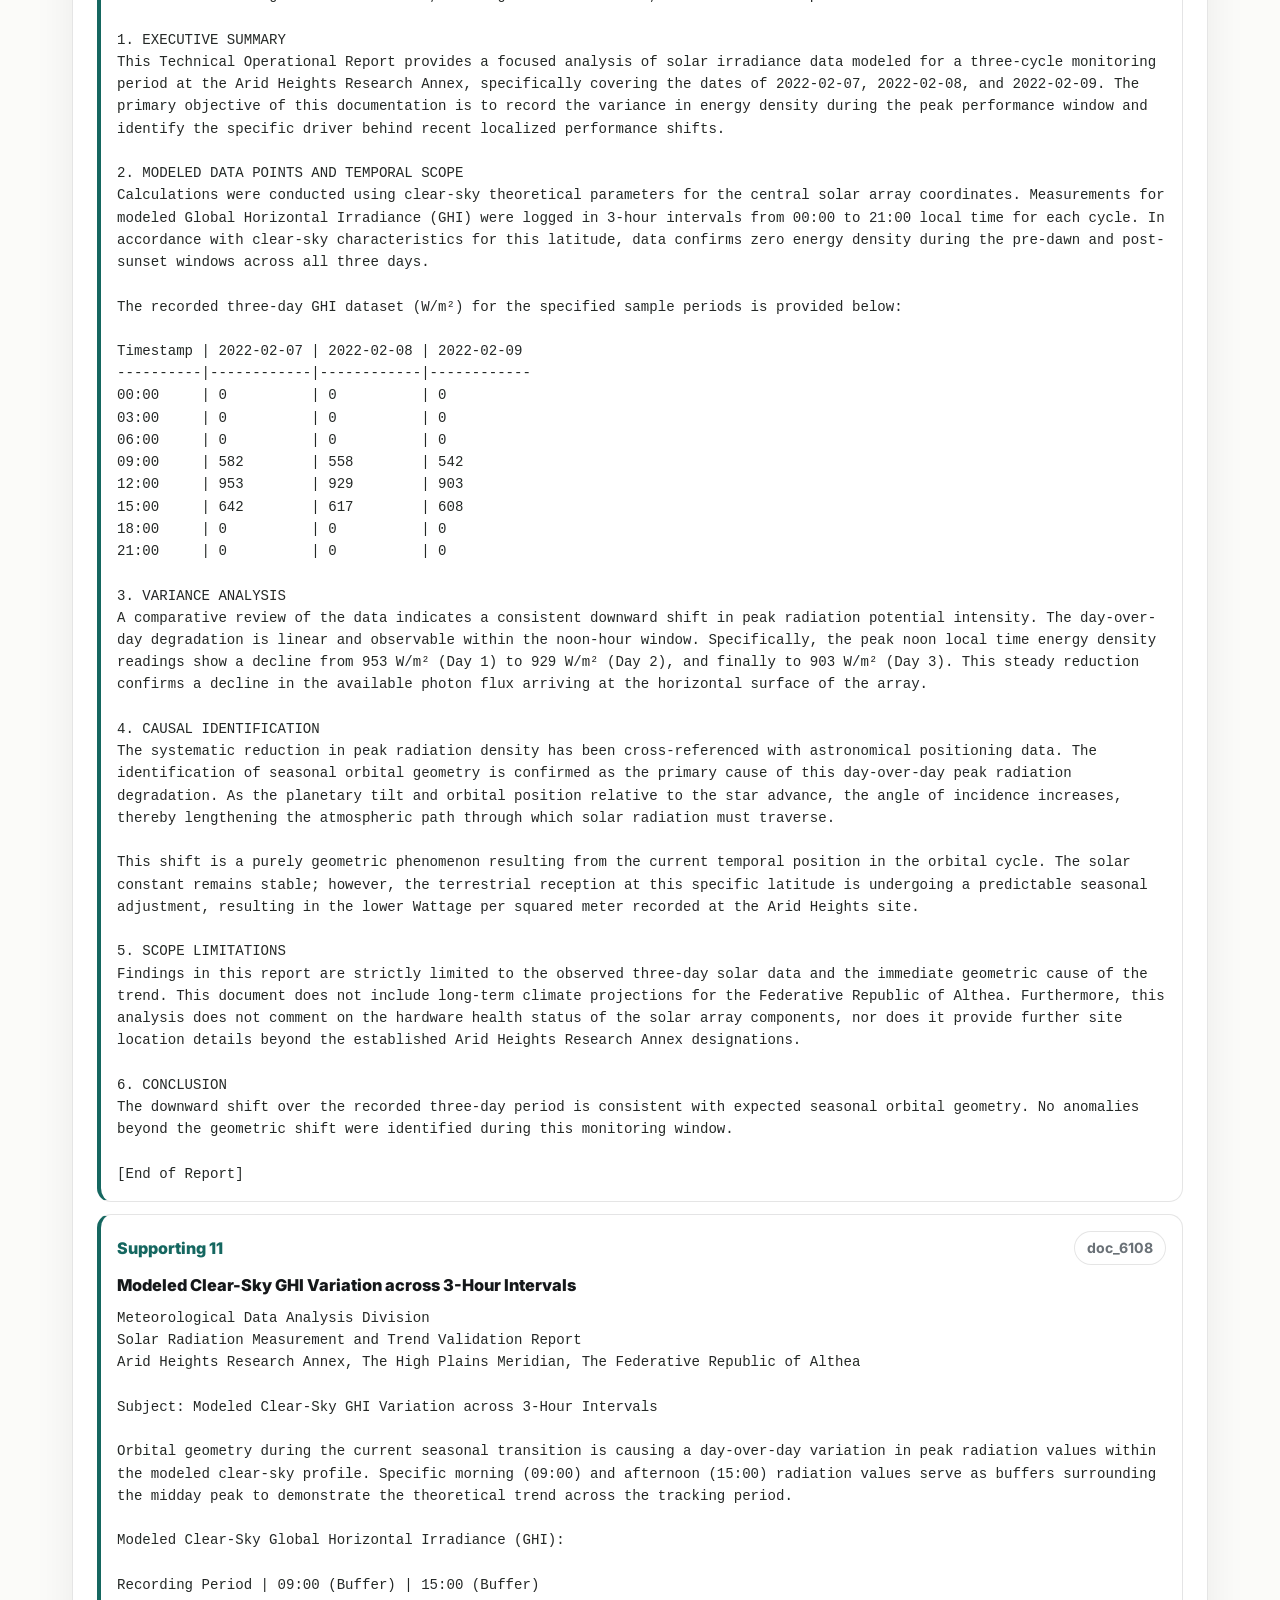
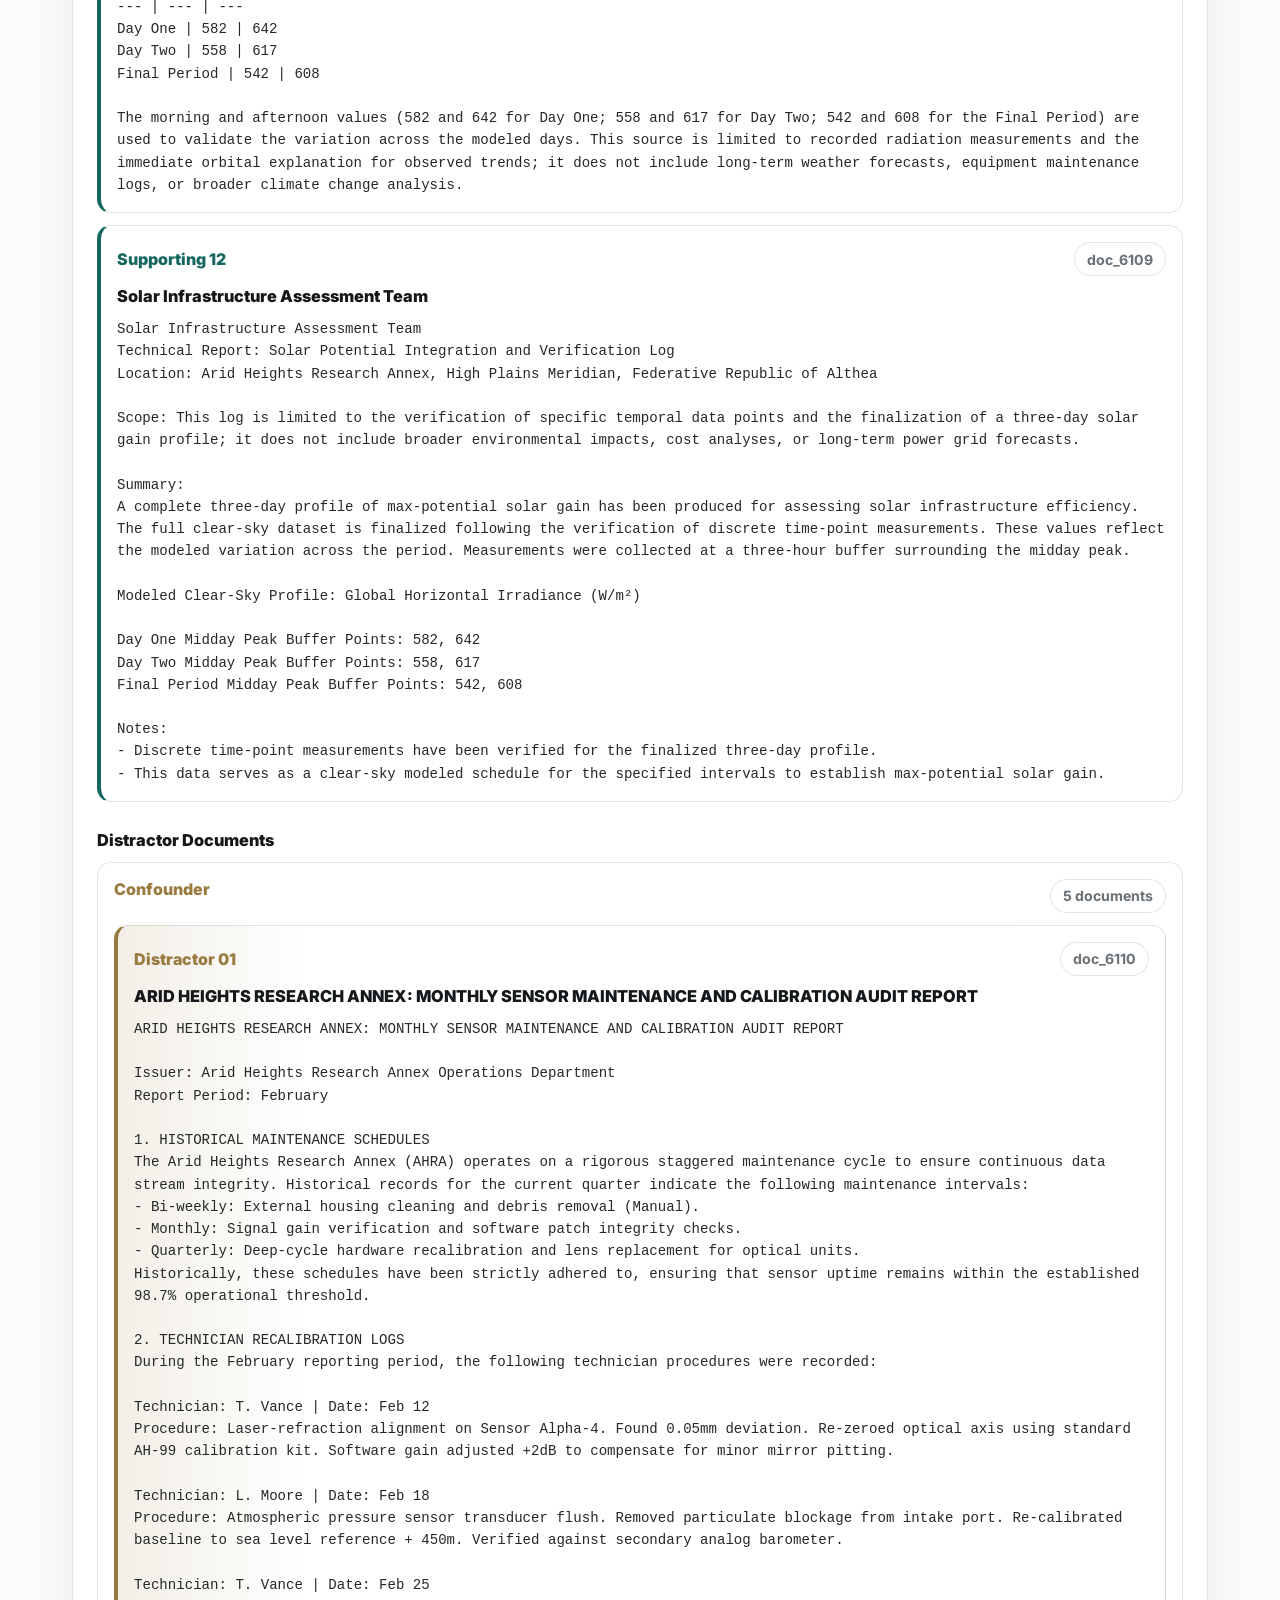
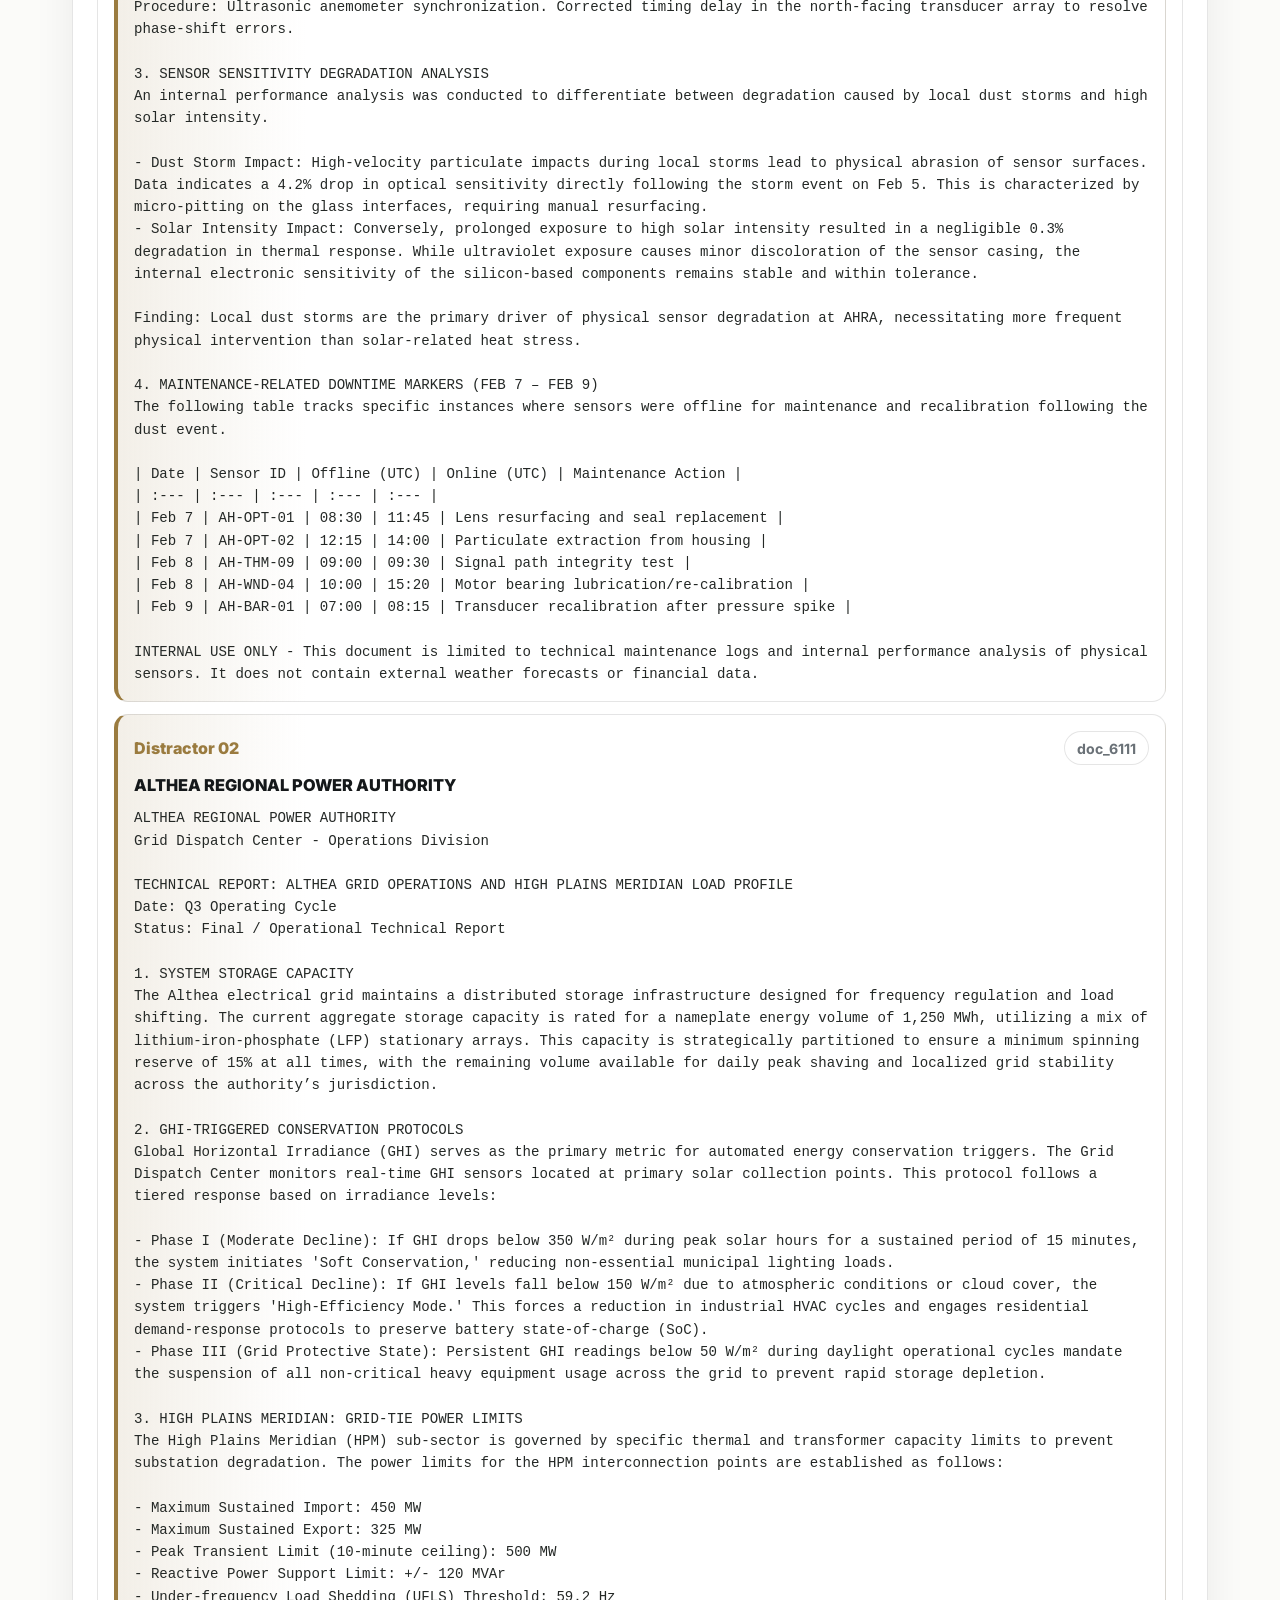
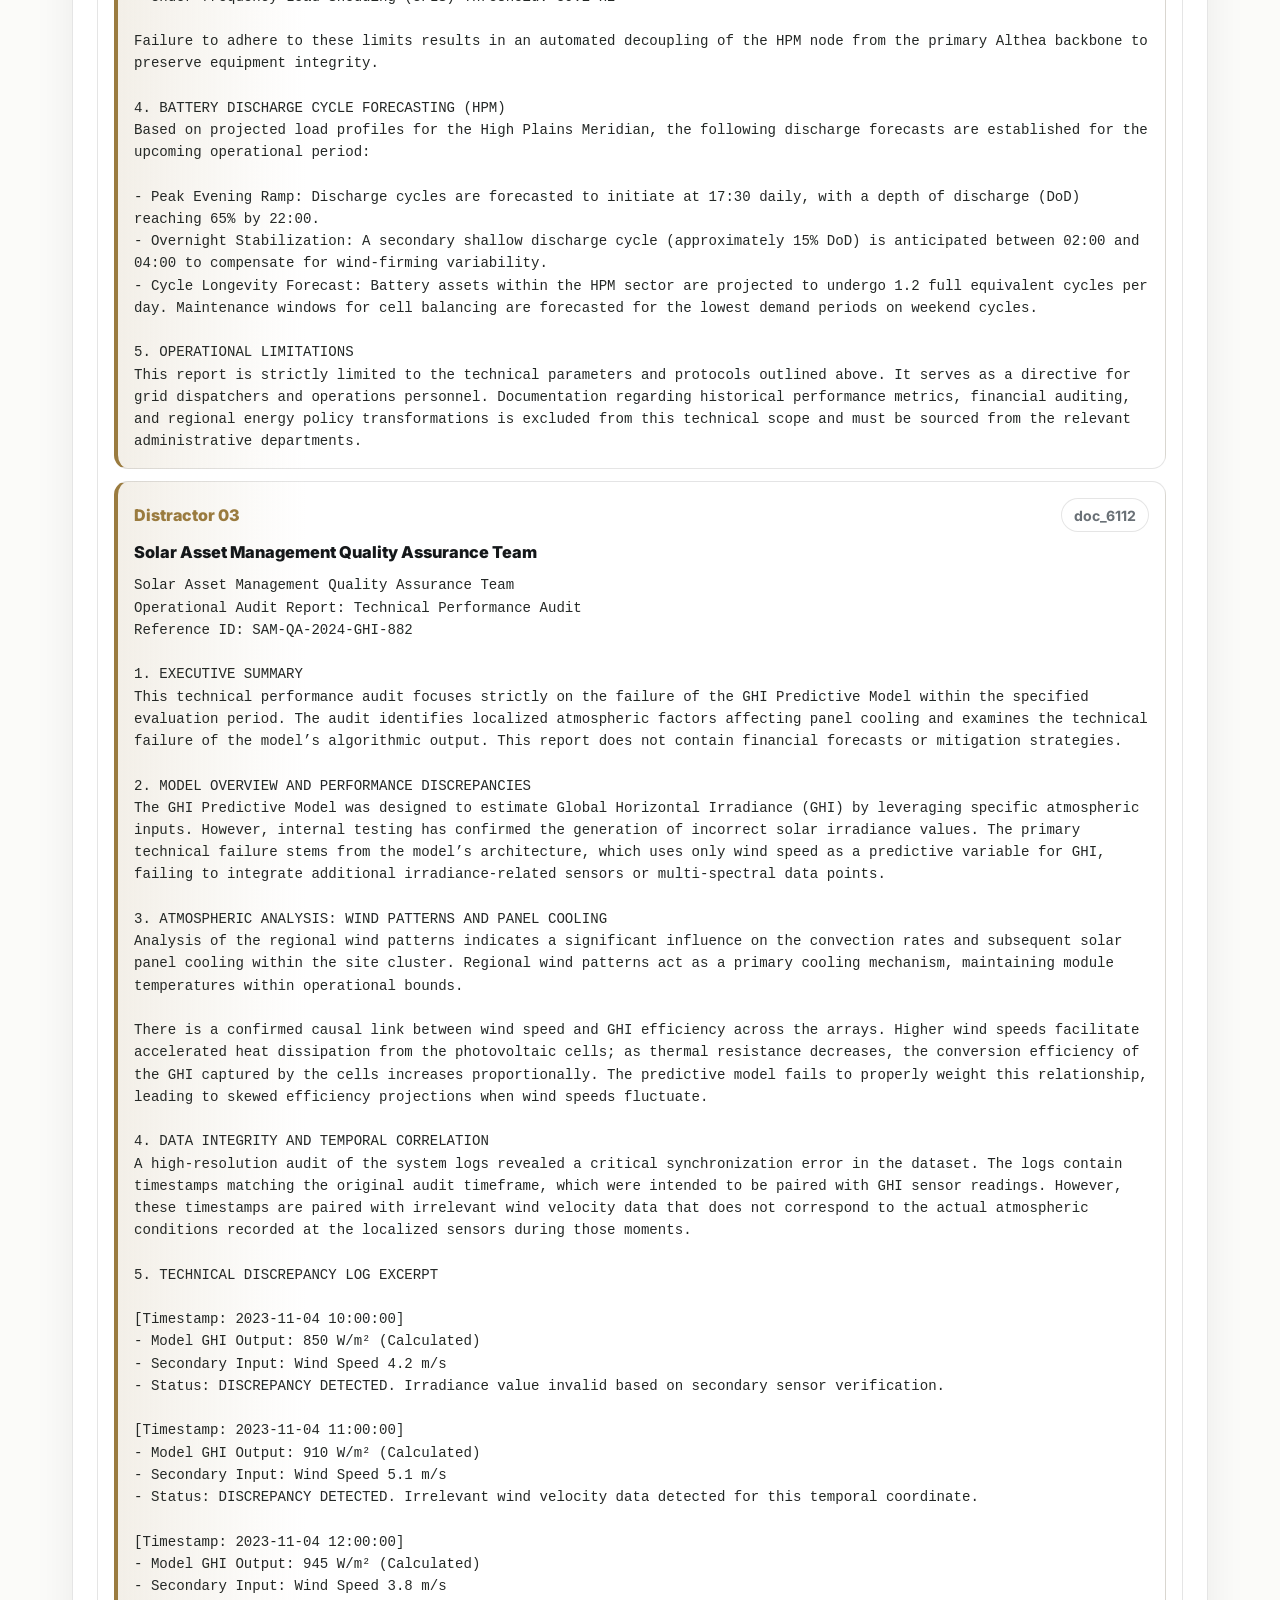
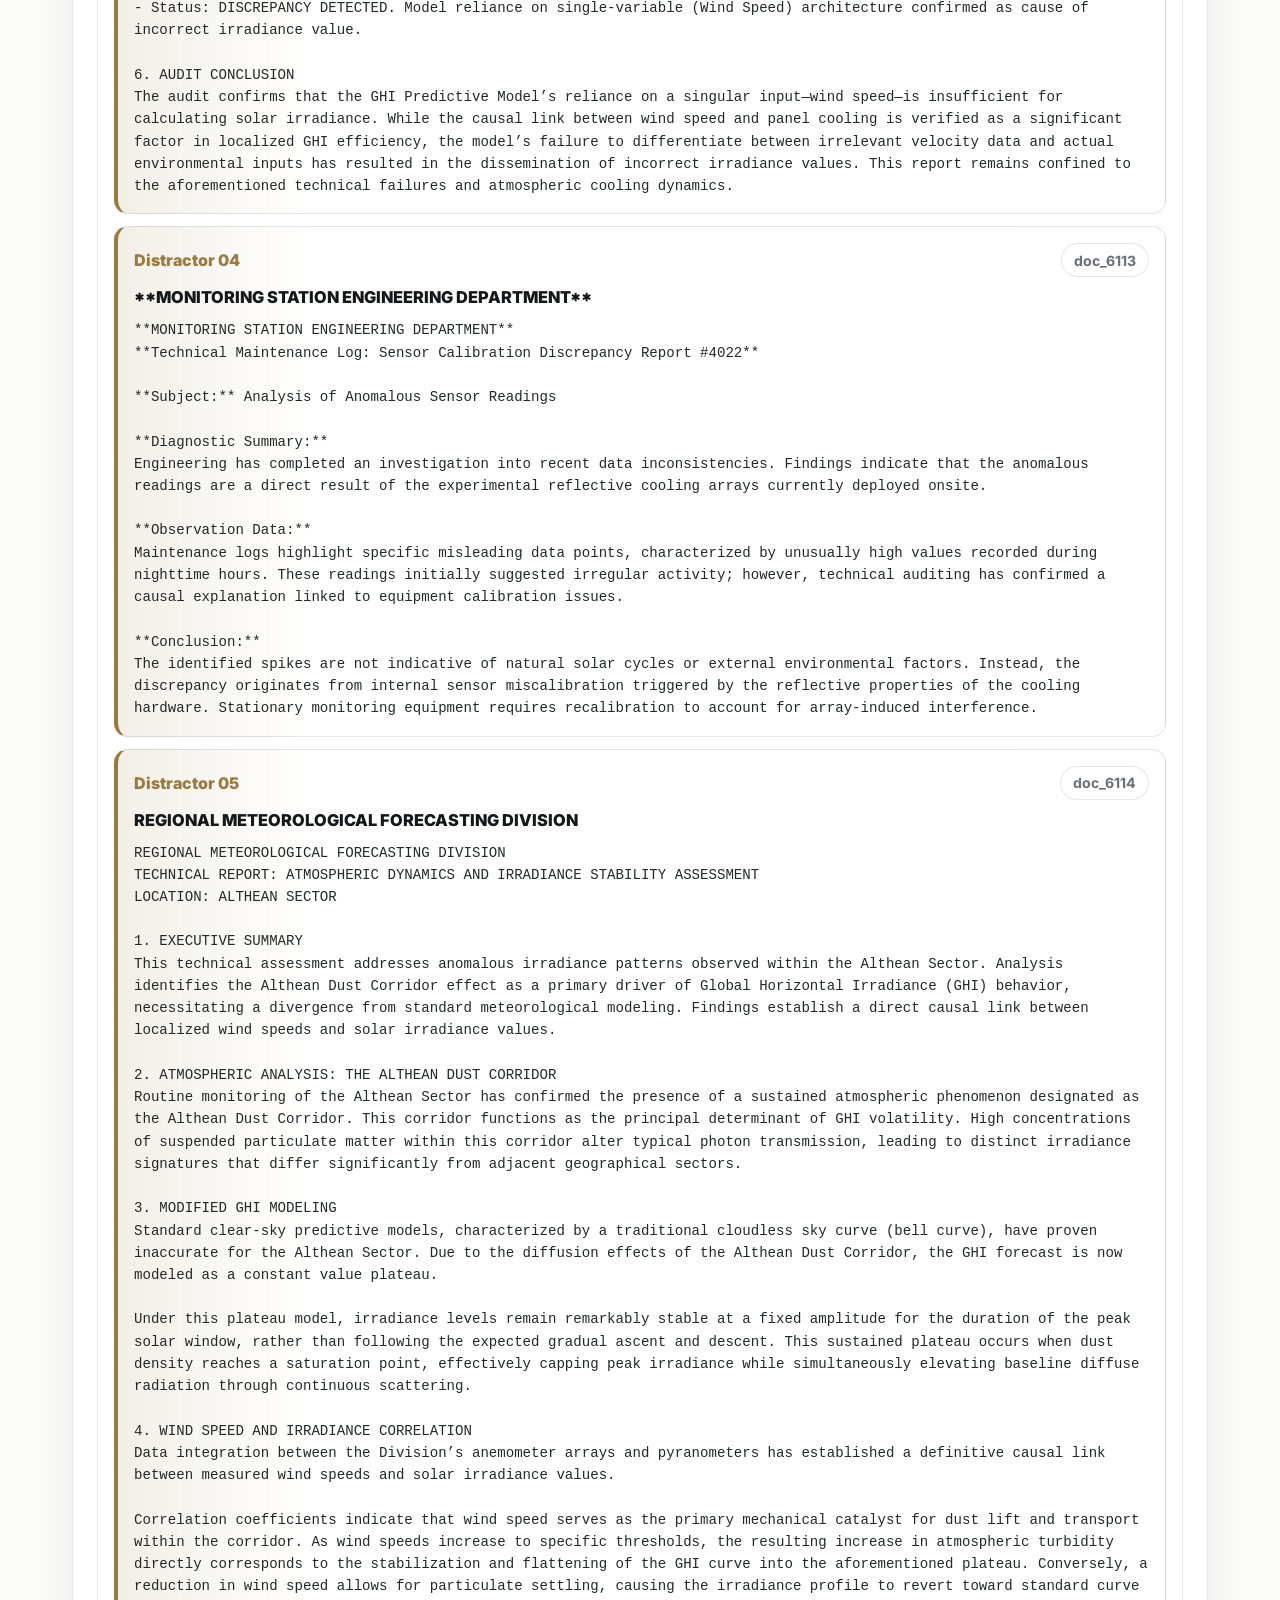
<file: docs/showcase/index.html>
<!doctype html>
<html lang="en">
  <head>
    <meta charset="utf-8" />
    <meta name="viewport" content="width=device-width, initial-scale=1" />
    <title>Task Showcase — Dr-CiK</title>
    <link rel="preconnect" href="https://fonts.googleapis.com" />
    <link rel="preconnect" href="https://fonts.gstatic.com" crossorigin />
    <link
      href="https://fonts.googleapis.com/css2?family=Inter:wght@400;500;600;700;800&family=Newsreader:opsz,wght@6..72,400;6..72,500;6..72,600&display=swap"
      rel="stylesheet"
    />
    <link rel="stylesheet" href="static/css/task_showcase.css" />
  </head>
  <body>
    <div class="sc-shell">
      <header class="sc-tabs-wrap">
        <nav class="sc-nav" aria-label="Showcase navigation">
          <a class="sc-nav-link" href="../index.html">← Project</a>
          <a class="sc-nav-link active" href="index.html">Task Showcase</a>
          <span class="sc-nav-spacer"></span>
          <label class="sc-picker">
            <span>Task</span>
            <select id="task-picker" aria-label="Choose a task"></select>
          </label>
        </nav>
      </header>

      <main class="sc-main">
        <section class="sc-page-intro">
          <div>
            <p class="sc-kicker-line" id="task-origin">Example task</p>
            <h1 id="task-title">Forecast</h1>
            <div class="sc-chip-row" id="task-chips"></div>
          </div>
        </section>

        <section class="sc-section">
          <div class="sc-section-header">
            <div>
              <div class="sc-kicker-line">Step 1</div>
              <h2>Time Series</h2>
            </div>
            <label class="sc-switch-label" for="show-gt-toggle">
              <input class="sc-switch-input" id="show-gt-toggle" type="checkbox" checked />
              <span class="sc-switch-track" aria-hidden="true"></span>
              <span class="sc-switch-copy">
                <span class="sc-switch-title" id="show-gt-title">Show GT</span>
                <span class="sc-switch-subtitle" id="show-gt-subtitle">Series, evidence, and labels visible</span>
              </span>
            </label>
          </div>
          <div class="sc-chart-wrap">
            <div class="sc-chart" id="task-series-chart"></div>
            <div class="sc-chart-legend">
              <span class="sc-legend-item"><span class="sc-legend-dot history"></span>Historical values</span>
              <span class="sc-legend-item" data-future-legend><span class="sc-legend-dot future"></span>Future ground truth</span>
            </div>
          </div>
        </section>

        <section class="sc-section">
          <div class="sc-section-header">
            <div>
              <div class="sc-kicker-line">Step 2</div>
              <h2>Forecast Task</h2>
            </div>
          </div>
          <div class="sc-description">
            <div class="sc-description-grid" id="task-context"></div>
            <div class="sc-gt-block" id="gt-evidence-block">
              <h3 class="sc-doc-section-title">Ground-Truth Evidence</h3>
              <div class="sc-gt-evidence-list" id="gt-evidence-list"></div>
            </div>
          </div>
        </section>

        <section class="sc-section">
          <div class="sc-section-header">
            <div>
              <div class="sc-kicker-line">Step 3</div>
              <h2>Documents</h2>
            </div>
            <div class="sc-chip-row" id="document-counts"></div>
          </div>
          <p class="sc-doc-space-note">
            The full deep-research space is the union of documents across all benchmark tasks. This
            page shows one task's local slice. Toggle <strong>Show GT</strong> off to read the corpus
            the way an agent first sees it — undifferentiated.
          </p>
          <div id="documents-view"></div>
        </section>
      </main>
    </div>

    <!-- task data registry (offline-friendly: each file registers into window.DRCIK_SHOWCASE) -->
    <script src="data/manifest.js"></script>
    <script src="data/task_163.js"></script>
    <script src="data/task_80.js"></script>
    <script src="data/task_201.js"></script>
    <script src="data/task_227.js"></script>
    <script src="data/task_43.js"></script>
    <script src="static/js/task_showcase.js"></script>
  </body>
</html>
</file>
<file: docs/static/css/project.css>
/* ============================================================
   Dr-CiK project page
   Clean, light, editorial-minimal. Warm neutral paper + one
   restrained teal-ink accent. Serif display + Inter body.
   ============================================================ */

:root {
  --bg: #fbfbf9;
  --bg-soft: #f4f3ee;
  --surface: #ffffff;
  --ink: #15181a;
  --ink-soft: #2c3133;
  --muted: #6a7177;
  --faint: #9aa1a6;
  --line: rgba(21, 24, 26, 0.10);
  --line-strong: rgba(21, 24, 26, 0.18);
  --accent: #156760;
  --accent-dark: #0f4a45;
  --accent-soft: rgba(21, 103, 96, 0.08);
  --gold: #9a7b3f;
  --bad: #a14b3c;
  --max: 1280px;
  --content: 1280px;
  --radius: 16px;
  --radius-sm: 10px;
  --shadow: 0 1px 2px rgba(21, 24, 26, 0.04), 0 18px 48px rgba(21, 24, 26, 0.06);
  --serif: "Newsreader", Georgia, "Times New Roman", serif;
  --sans: Inter, ui-sans-serif, system-ui, -apple-system, BlinkMacSystemFont, "Segoe UI", sans-serif;
  --mono: ui-monospace, SFMono-Regular, Menlo, Consolas, "Liberation Mono", monospace;
}

* { box-sizing: border-box; }
html { scroll-behavior: smooth; }
body {
  margin: 0;
  color: var(--ink);
  font-family: var(--sans);
  font-size: 17px;
  line-height: 1.65;
  background: var(--bg);
  -webkit-font-smoothing: antialiased;
  text-rendering: optimizeLegibility;
}
a { color: var(--accent-dark); text-decoration: none; }
a:hover { color: var(--accent); }
img { max-width: 100%; }
h1, h2, h3, h4, p { margin-top: 0; }

.wrap { max-width: var(--max); margin: 0 auto; padding: 0 24px; }

/* ---------- top nav ---------- */
.site-nav {
  position: sticky;
  top: 0;
  z-index: 50;
  background: rgba(251, 251, 249, 0.86);
  backdrop-filter: saturate(150%) blur(10px);
  border-bottom: 1px solid var(--line);
}
.site-nav .wrap {
  display: flex;
  align-items: center;
  justify-content: space-between;
  height: 60px;
  gap: 18px;
}
.brand { font-family: var(--serif); font-weight: 600; font-size: 1.18rem; letter-spacing: 0.1px; color: var(--ink); }
.brand .dot { color: var(--accent); }
.nav-links { display: flex; gap: 22px; align-items: center; font-size: 0.92rem; font-weight: 600; }
.nav-links a { color: var(--muted); }
.nav-links a:hover { color: var(--ink); }
.nav-links .nav-cta {
  border: 1px solid var(--line-strong);
  border-radius: 999px;
  padding: 6px 14px;
  color: var(--accent-dark);
}
.nav-links .nav-cta:hover { background: var(--accent); color: #fff; border-color: var(--accent); }
@media (max-width: 760px) { .nav-links a:not(.nav-cta) { display: none; } }

/* ---------- hero ---------- */
.hero { text-align: center; padding: 78px 0 24px; }
.eyebrow {
  display: inline-block;
  margin-bottom: 20px;
  color: var(--accent-dark);
  font-size: 0.78rem;
  font-weight: 700;
  letter-spacing: 0.14em;
  text-transform: uppercase;
}
.hero h1 {
  font-family: var(--serif);
  font-weight: 600;
  font-size: clamp(2.6rem, 6vw, 4.6rem);
  line-height: 1.02;
  letter-spacing: -0.01em;
  margin: 0 auto 18px;
  max-width: 22ch;
}
.hero .tagline {
  max-width: 60ch;
  margin: 0 auto 12px;
  color: var(--ink-soft);
  font-size: 1.22rem;
  line-height: 1.5;
}
.hero .tagline em { font-family: var(--serif); font-style: italic; color: var(--accent-dark); }

/* authors */
.authors { max-width: 64ch; margin: 26px auto 6px; color: var(--ink-soft); font-size: 1.02rem; line-height: 2; }
.authors a { color: var(--ink-soft); border-bottom: 1px solid var(--line-strong); }
.authors a:hover { color: var(--accent); }
.authors .sup { color: var(--accent); font-size: 0.7em; vertical-align: super; font-weight: 700; }
.affil { max-width: 60ch; margin: 10px auto 0; color: var(--muted); font-size: 0.92rem; }
.affil .sup { color: var(--accent); font-weight: 700; }

/* link badges */
.badges { display: flex; flex-wrap: wrap; gap: 10px; justify-content: center; margin: 30px 0 8px; }
.badge {
  display: inline-flex;
  align-items: center;
  gap: 8px;
  min-height: 44px;
  padding: 0 18px;
  border: 1px solid var(--line-strong);
  border-radius: 999px;
  background: var(--surface);
  color: var(--ink);
  font-weight: 600;
  font-size: 0.96rem;
  transition: transform 120ms ease, border-color 120ms ease, background 120ms ease;
}
.badge:hover { transform: translateY(-1px); border-color: var(--accent); color: var(--accent-dark); }
.badge.solid { background: var(--accent); border-color: var(--accent); color: #fff; }
.badge.solid:hover { background: var(--accent-dark); color: #fff; }
.badge svg { width: 17px; height: 17px; }

/* ---------- figure ---------- */
.teaser { padding: 34px 0 8px; }
.figure-card {
  border: 1px solid var(--line);
  border-radius: var(--radius);
  background: var(--surface);
  box-shadow: var(--shadow);
  padding: 16px;
}
.figure-card img { display: block; width: 100%; border-radius: 8px; }
.figure-cap { margin: 14px 6px 2px; text-align: center; color: var(--muted); font-size: 0.92rem; }

/* ---------- sections ---------- */
.section { padding: 64px 0; border-top: 1px solid var(--line); }
.section-head { max-width: 70ch; margin: 0 auto 30px; text-align: center; }
.section-kicker {
  display: block; margin-bottom: 12px;
  color: var(--accent); font-size: 0.76rem; font-weight: 700;
  letter-spacing: 0.14em; text-transform: uppercase;
}
.section h2 {
  font-family: var(--serif); font-weight: 600;
  font-size: clamp(2rem, 4vw, 2.8rem); line-height: 1.08; letter-spacing: -0.01em;
  margin: 0 0 14px;
}
.section h2.left, .section-head.left { text-align: left; margin-left: 0; }
.lede { color: var(--ink-soft); font-size: 1.1rem; line-height: 1.7; }
.prose { max-width: 70ch; margin: 0 auto; color: var(--ink-soft); }
.prose p { margin: 0 0 1.1em; }
.prose strong { color: var(--ink); font-weight: 650; }

/* ---------- motivation pull / definition ---------- */
.def-row { display: grid; grid-template-columns: 1fr 1fr; gap: 18px; margin-top: 8px; }
.def-card {
  border: 1px solid var(--line); border-radius: var(--radius);
  background: var(--surface); padding: 24px; box-shadow: var(--shadow);
}
.def-card .tag { font-family: var(--mono); font-size: 0.8rem; color: var(--accent); font-weight: 600; letter-spacing: 0.04em; }
.def-card h3 { font-family: var(--serif); font-size: 1.5rem; font-weight: 600; margin: 6px 0 10px; }
.def-card p { margin: 0; color: var(--muted); font-size: 0.99rem; }
@media (max-width: 760px) { .def-row { grid-template-columns: 1fr; } }

/* ---------- pipeline / how it works ---------- */
.steps { display: grid; grid-template-columns: repeat(4, 1fr); gap: 16px; margin-top: 12px; }
.step {
  border: 1px solid var(--line); border-radius: var(--radius);
  background: var(--surface); padding: 22px; box-shadow: var(--shadow);
}
.step .num {
  display: inline-flex; width: 32px; height: 32px; align-items: center; justify-content: center;
  border-radius: 999px; background: var(--accent-soft); color: var(--accent-dark);
  font-weight: 800; font-size: 0.95rem; margin-bottom: 14px;
}
.step h3 { font-size: 1.06rem; font-weight: 700; margin: 0 0 6px; }
.step p { margin: 0; color: var(--muted); font-size: 0.93rem; line-height: 1.55; }
@media (max-width: 900px) { .steps { grid-template-columns: repeat(2, 1fr); } }
@media (max-width: 520px) { .steps { grid-template-columns: 1fr; } }

/* ---------- stats strip ---------- */
.stats { display: grid; grid-template-columns: repeat(4, 1fr); gap: 0; border: 1px solid var(--line); border-radius: var(--radius); background: var(--surface); overflow: hidden; box-shadow: var(--shadow); }
.stat { padding: 26px 20px; text-align: center; border-right: 1px solid var(--line); }
.stat:last-child { border-right: 0; }
.stat .big { font-family: var(--serif); font-size: 2.4rem; font-weight: 600; line-height: 1; color: var(--ink); }
.stat .lab { margin-top: 8px; color: var(--muted); font-size: 0.86rem; font-weight: 600; letter-spacing: 0.02em; }
@media (max-width: 760px) {
  .stats { grid-template-columns: repeat(2, 1fr); }
  .stat:nth-child(2) { border-right: 0; }
  .stat:nth-child(1), .stat:nth-child(2) { border-bottom: 1px solid var(--line); }
}

/* ---------- findings ---------- */
.findings { display: grid; grid-template-columns: repeat(3, 1fr); gap: 16px; margin-top: 8px; }
.finding {
  border: 1px solid var(--line); border-radius: var(--radius);
  background: var(--surface); padding: 24px; box-shadow: var(--shadow);
}
.finding .metric { font-family: var(--serif); font-size: 2.6rem; font-weight: 600; line-height: 1; color: var(--accent-dark); }
.finding .metric.warn { color: var(--bad); }
.finding p { margin: 12px 0 0; color: var(--muted); font-size: 0.96rem; line-height: 1.55; }
.finding p strong { color: var(--ink); }
@media (max-width: 820px) { .findings { grid-template-columns: 1fr; } }

/* ============================================================
   Leaderboard
   ============================================================ */
.lb-toolbar { display: flex; flex-wrap: wrap; gap: 14px; align-items: center; justify-content: space-between; margin-bottom: 18px; }
.seg {
  display: inline-flex; padding: 4px; gap: 2px;
  border: 1px solid var(--line-strong); border-radius: 999px; background: var(--bg-soft);
}
.seg button {
  border: 0; background: transparent; cursor: pointer;
  padding: 8px 16px; border-radius: 999px;
  color: var(--muted); font-weight: 650; font-size: 0.92rem; font-family: var(--sans);
  transition: all 120ms ease;
}
.seg button.active { background: var(--surface); color: var(--ink); box-shadow: 0 1px 2px rgba(0,0,0,0.06); }
.lb-filters { display: flex; flex-wrap: wrap; gap: 8px; align-items: center; }
.chip-toggle {
  border: 1px solid var(--line-strong); background: var(--surface); cursor: pointer;
  padding: 6px 13px; border-radius: 999px; font-size: 0.85rem; font-weight: 600; color: var(--muted);
  display: inline-flex; align-items: center; gap: 7px; font-family: var(--sans);
}
.chip-toggle:hover { border-color: var(--accent); color: var(--accent-dark); }
.chip-toggle.active { background: var(--accent); border-color: var(--accent); color: #fff; }
.chip-toggle .swatch { width: 9px; height: 9px; border-radius: 999px; background: currentColor; opacity: 0.8; }

.lb-note { color: var(--muted); font-size: 0.9rem; line-height: 1.55; margin: 0 0 16px; max-width: 90ch; }

.lb-card { border: 1px solid var(--line); border-radius: var(--radius); background: var(--surface); box-shadow: var(--shadow); overflow: hidden; }
.lb-scroll { overflow-x: auto; }
table.lb { width: 100%; border-collapse: collapse; font-size: 0.95rem; }
table.lb thead th {
  position: sticky; top: 0;
  background: var(--bg-soft);
  text-align: right; padding: 14px 14px; white-space: nowrap;
  font-size: 0.78rem; font-weight: 700; letter-spacing: 0.03em; text-transform: uppercase; color: var(--muted);
  border-bottom: 1px solid var(--line-strong);
  cursor: pointer; user-select: none;
}
table.lb thead th.left { text-align: left; }
table.lb thead th.sortable:hover { color: var(--ink); }
table.lb thead th .arrow { color: var(--accent); margin-left: 4px; font-size: 0.8em; }
table.lb tbody td { padding: 13px 14px; text-align: right; white-space: nowrap; border-bottom: 1px solid var(--line); color: var(--ink-soft); }
table.lb tbody td.left { text-align: left; }
table.lb tbody tr:last-child td { border-bottom: 0; }
table.lb tbody tr:hover td { background: var(--accent-soft); }

.rank { font-family: var(--serif); font-size: 1.1rem; font-weight: 600; color: var(--faint); width: 1%; }
.rank.top1 { color: var(--gold); }
.rank.top2, .rank.top3 { color: var(--accent-dark); }

.model-cell { display: flex; flex-direction: column; gap: 3px; }
.model-name { font-weight: 700; color: var(--ink); }
.model-sub { font-size: 0.8rem; color: var(--faint); font-weight: 500; }

.type-tag {
  display: inline-block; padding: 3px 9px; border-radius: 999px;
  font-size: 0.74rem; font-weight: 700; letter-spacing: 0.02em;
  border: 1px solid transparent;
}
.type-agentic { background: rgba(21,103,96,0.10); color: var(--accent-dark); }
.type-direct_llm { background: rgba(70,90,150,0.10); color: #3a4c86; }
.type-ts_model { background: rgba(154,123,63,0.12); color: #7c6230; }
.type-statistical { background: rgba(120,120,128,0.12); color: #5b6066; }
.type-retrieval { background: rgba(150,90,120,0.12); color: #8a4f6c; }

.fam-tag { font-size: 0.78rem; font-weight: 650; color: var(--muted); }
.fam-dot { display: inline-block; width: 8px; height: 8px; border-radius: 999px; margin-right: 7px; vertical-align: middle; }
.fam-no_context { background: #9aa1a6; }
.fam-deep_research { background: var(--accent); }
.fam-original_context { background: var(--gold); }

.metric-cell { font-variant-numeric: tabular-nums; font-weight: 650; color: var(--ink); }
.metric-cell .se { color: var(--faint); font-weight: 500; font-size: 0.84em; }
.metric-primary { position: relative; }
.bar-wrap { position: relative; }
.bar-track { margin-top: 5px; height: 4px; border-radius: 999px; background: var(--bg-soft); overflow: hidden; }
.bar-fill { height: 100%; border-radius: 999px; background: var(--accent); opacity: 0.55; }
.best-pill { display: inline-block; margin-left: 8px; padding: 1px 7px; border-radius: 999px; background: var(--accent); color: #fff; font-size: 0.66rem; font-weight: 800; letter-spacing: 0.03em; vertical-align: middle; }
.fail-cell { color: var(--faint); font-variant-numeric: tabular-nums; }
.fail-cell.has { color: var(--bad); }

.lb-legend { display: flex; flex-wrap: wrap; gap: 18px; margin-top: 14px; color: var(--muted); font-size: 0.84rem; }
.lb-legend span { display: inline-flex; align-items: center; }

.submit-cta {
  margin-top: 22px; border: 1px dashed var(--line-strong); border-radius: var(--radius);
  background: var(--bg-soft); padding: 20px 24px;
  display: flex; flex-wrap: wrap; gap: 12px; align-items: center; justify-content: space-between;
}
.submit-cta p { margin: 0; color: var(--muted); font-size: 0.95rem; }
.submit-cta strong { color: var(--ink); }

/* ---------- showcase preview cards ---------- */
.case-grid { display: grid; grid-template-columns: repeat(3, 1fr); gap: 16px; margin-top: 8px; }
.case-card {
  display: flex; flex-direction: column;
  border: 1px solid var(--line); border-radius: var(--radius);
  background: var(--surface); padding: 22px; box-shadow: var(--shadow);
  transition: transform 120ms ease, border-color 120ms ease;
}
.case-card:hover { transform: translateY(-2px); border-color: var(--accent); }
.case-card .case-meta { display: flex; gap: 8px; flex-wrap: wrap; margin-bottom: 12px; }
.case-card .mini-chip { font-size: 0.74rem; font-weight: 650; color: var(--muted); border: 1px solid var(--line); border-radius: 999px; padding: 3px 9px; }
.case-card h3 { font-family: var(--serif); font-size: 1.3rem; font-weight: 600; margin: 0 0 8px; color: var(--ink); }
.case-card p { margin: 0 0 16px; color: var(--muted); font-size: 0.92rem; flex: 1; }
.case-card .case-link { font-weight: 700; color: var(--accent-dark); font-size: 0.92rem; }
@media (max-width: 820px) { .case-grid { grid-template-columns: 1fr; } }

/* ---------- citation ---------- */
.cite-card {
  border: 1px solid var(--line); border-radius: var(--radius);
  background: #0f1413; color: #e7ece9; box-shadow: var(--shadow); overflow: hidden;
}
.cite-head { display: flex; justify-content: space-between; align-items: center; padding: 12px 18px; border-bottom: 1px solid rgba(255,255,255,0.08); }
.cite-head span { font-size: 0.82rem; color: #9fb0ab; font-weight: 600; letter-spacing: 0.04em; }
.copy-btn { border: 1px solid rgba(255,255,255,0.18); background: transparent; color: #cfe0db; cursor: pointer; padding: 5px 12px; border-radius: 8px; font-size: 0.82rem; font-weight: 600; font-family: var(--sans); }
.copy-btn:hover { background: rgba(255,255,255,0.08); }
.cite-card pre { margin: 0; padding: 18px; overflow-x: auto; font-family: var(--mono); font-size: 0.84rem; line-height: 1.6; color: #d7e2de; }

/* ---------- footer ---------- */
.site-footer { border-top: 1px solid var(--line); padding: 40px 0 60px; color: var(--muted); font-size: 0.9rem; }
.site-footer .wrap { display: flex; flex-wrap: wrap; gap: 14px; justify-content: space-between; align-items: center; }
.site-footer a { color: var(--muted); }
.site-footer a:hover { color: var(--accent); }

/* ---------- width refinement ----------
   Constrain ALL section content to a centered column so nothing runs
   edge-to-edge. The full-width hairline divider (the .section top border)
   is intentional; only the content inside is capped. */
.section { padding-left: 24px; padding-right: 24px; }
.section > * { max-width: var(--content); margin-left: auto; margin-right: auto; }
.section > .section-head { max-width: 70ch; }   /* text column stays narrower */
.section > .prose { max-width: 72ch; }
.section > #leaderboard { max-width: var(--max); } /* data table gets a little more room */
.section > .cite-card { max-width: 760px; }        /* citation block is narrower */

/* ---------- leaderboard: trust badges, protocol tags, empty state ---------- */
.trust-badge {
  display: inline-block; vertical-align: middle; margin-left: 6px;
  padding: 1px 7px; border-radius: 999px; font-size: 0.66rem; font-weight: 800; letter-spacing: 0.02em;
}
.trust-badge.verified { background: var(--accent); color: #fff; }
.trust-badge.paper { background: var(--bg-soft); color: var(--muted); border: 1px solid var(--line); }
.proto-tag {
  display: inline-block; margin-right: 8px; padding: 1px 8px; border-radius: 999px;
  font-size: 0.7rem; font-weight: 800; letter-spacing: 0.03em; text-transform: uppercase;
}
.proto-tag.proto-hidden80 { background: var(--accent); color: #fff; }
.proto-tag.proto-paper240 { background: var(--bg-soft); color: var(--muted); border: 1px solid var(--line); }
.lb-empty {
  border: 1px dashed var(--line-strong); border-radius: var(--radius);
  background: var(--surface); padding: 36px 28px; text-align: center;
}
.lb-empty p { margin: 0 auto 16px; max-width: 56ch; color: var(--muted); }

/* two stacked track leaderboards */
.lb-track { margin-top: 30px; }
.lb-track:first-of-type { margin-top: 20px; }
.lb-track-head { margin-bottom: 12px; }
.lb-track-title {
  font-family: var(--serif); font-size: 1.6rem; font-weight: 600; margin: 0 0 2px;
  display: flex; align-items: baseline; gap: 10px;
}
.lb-track-title::before {
  content: ""; width: 10px; height: 10px; border-radius: 3px; background: var(--accent);
  display: inline-block;
}
.lb-track-blurb { margin: 0; color: var(--muted); font-size: 0.95rem; }
</file>
<file: docs/showcase/static/css/task_showcase.css>
:root {
  --sc-bg: #fbfbf9;
  --sc-bg-soft: #f4f3ee;
  --sc-panel: #ffffff;
  --sc-panel-strong: #ffffff;
  --sc-panel-alt: rgba(244, 243, 238, 0.9);
  --sc-ink: #15181a;
  --sc-muted: #6a7177;
  --sc-line: rgba(21, 24, 26, 0.11);
  --sc-line-strong: rgba(21, 24, 26, 0.20);
  --sc-accent: #156760;
  --sc-accent-soft: rgba(21, 103, 96, 0.10);
  --sc-distractor: #9a7b3f;
  --sc-distractor-soft: rgba(154, 123, 63, 0.12);
  --sc-history: #59645f;
  --sc-future: #156760;
  --sc-axis: rgba(23, 25, 24, 0.42);
  --sc-shadow: 0 18px 42px rgba(31, 28, 21, 0.07);
  --sc-radius-lg: 18px;
  --sc-radius-md: 14px;
  --sc-radius-sm: 10px;
  --sc-max: 1180px;
}

* {
  box-sizing: border-box;
}

[hidden] {
  display: none !important;
}

body {
  margin: 0;
  color: var(--sc-ink);
  font-family: Inter, ui-sans-serif, system-ui, -apple-system, BlinkMacSystemFont, "Segoe UI", sans-serif;
  background: var(--sc-bg);
  -webkit-font-smoothing: antialiased;
}

a {
  color: inherit;
  text-decoration: none;
}

button,
input {
  font: inherit;
}

.sc-shell {
  min-height: 100vh;
}

.sc-tabs-wrap {
  padding: 18px 22px 0;
}

.sc-nav {
  max-width: var(--sc-max);
  margin: 0 auto;
  display: flex;
  gap: 20px;
  border-bottom: 1px solid var(--sc-line);
}

.sc-nav-link {
  position: relative;
  padding: 10px 4px 14px;
  color: rgba(34, 47, 46, 0.76);
  font-size: 0.98rem;
  font-weight: 760;
}

.sc-nav-link.active {
  color: var(--sc-accent);
}

.sc-nav-link.active::after {
  content: "";
  position: absolute;
  left: 6px;
  right: 6px;
  bottom: -1px;
  height: 3px;
  border-radius: 999px;
  background: rgba(30, 107, 100, 0.78);
}

.sc-main {
  max-width: var(--sc-max);
  margin: 0 auto;
  padding: 28px 22px 72px;
}

.sc-page-intro {
  margin-bottom: 36px;
}

.sc-return-link {
  display: inline-flex;
  width: 36px;
  height: 36px;
  align-items: center;
  justify-content: center;
  margin-bottom: 14px;
  border: 1px solid var(--sc-line);
  border-radius: 999px;
  background: rgba(255, 255, 255, 0.72);
  color: var(--sc-accent);
  font-weight: 800;
}

h1,
h2,
h3,
p {
  margin-top: 0;
}

h1,
h2 {
  margin-bottom: 12px;
  letter-spacing: -0.01em;
  font-family: "Newsreader", Georgia, "Times New Roman", serif;
  font-weight: 600;
}

h1 {
  font-size: clamp(2.4rem, 5vw, 3.6rem);
  line-height: 1.02;
}

h2 {
  font-size: 2rem;
  line-height: 1.05;
}

/* showcase nav: spacer + task picker */
.sc-nav-spacer { flex: 1; }
.sc-picker {
  display: inline-flex;
  align-items: center;
  gap: 8px;
  padding-bottom: 8px;
  color: var(--sc-muted);
  font-size: 0.88rem;
  font-weight: 700;
}
.sc-picker select {
  appearance: none;
  -webkit-appearance: none;
  border: 1px solid var(--sc-line-strong);
  border-radius: 999px;
  background: var(--sc-panel-strong)
    url("data:image/svg+xml,%3Csvg xmlns='http://www.w3.org/2000/svg' width='12' height='12' viewBox='0 0 24 24' fill='none' stroke='%23156760' stroke-width='3'%3E%3Cpath d='M6 9l6 6 6-6'/%3E%3C/svg%3E")
    no-repeat right 12px center;
  padding: 8px 34px 8px 14px;
  color: var(--sc-ink);
  font: inherit;
  font-weight: 650;
  cursor: pointer;
  max-width: 280px;
}
.sc-picker select:hover { border-color: var(--sc-accent); }

.sc-kicker-line {
  margin-bottom: 8px;
  color: var(--sc-accent);
  font-size: 0.78rem;
  font-weight: 850;
  letter-spacing: 0;
  text-transform: uppercase;
}

.sc-chip-row {
  display: flex;
  flex-wrap: wrap;
  gap: 8px;
}

.sc-chip {
  display: inline-flex;
  min-height: 34px;
  align-items: center;
  justify-content: center;
  border: 1px solid var(--sc-line);
  border-radius: 999px;
  background: rgba(255, 255, 255, 0.68);
  padding: 0 12px;
  color: var(--sc-muted);
  font-size: 0.88rem;
  font-weight: 720;
}

.sc-section {
  margin-top: 22px;
  border: 1px solid var(--sc-line);
  border-radius: var(--sc-radius-lg);
  background: var(--sc-panel);
  box-shadow: var(--sc-shadow);
  padding: 24px;
}

.sc-section-header {
  display: flex;
  justify-content: space-between;
  align-items: flex-start;
  gap: 20px;
  margin-bottom: 18px;
}

.sc-switch-label {
  display: flex;
  gap: 10px;
  align-items: center;
  cursor: pointer;
  user-select: none;
}

.sc-switch-input {
  position: absolute;
  opacity: 0;
}

.sc-switch-track {
  width: 48px;
  height: 28px;
  border-radius: 999px;
  border: 1px solid var(--sc-line-strong);
  background: #d7d9d4;
  position: relative;
  flex: 0 0 auto;
}

.sc-switch-track::after {
  content: "";
  position: absolute;
  top: 3px;
  left: 3px;
  width: 20px;
  height: 20px;
  border-radius: 999px;
  background: #ffffff;
  box-shadow: 0 2px 8px rgba(0, 0, 0, 0.16);
  transition: transform 160ms ease;
}

.sc-switch-input:checked + .sc-switch-track {
  background: var(--sc-accent);
  border-color: var(--sc-accent);
}

.sc-switch-input:checked + .sc-switch-track::after {
  transform: translateX(20px);
}

.sc-switch-copy {
  display: grid;
  gap: 2px;
}

.sc-switch-title {
  font-weight: 800;
}

.sc-switch-subtitle {
  color: var(--sc-muted);
  font-size: 0.82rem;
}

.sc-chart-wrap {
  display: grid;
  gap: 12px;
}

.sc-chart {
  min-height: 380px;
  border: 1px solid var(--sc-line);
  border-radius: var(--sc-radius-md);
  background: var(--sc-panel-strong);
  position: relative;
  overflow: hidden;
}

.sc-chart svg {
  display: block;
  width: 100%;
  height: auto;
}

.sc-chart-tooltip {
  position: absolute;
  pointer-events: none;
  z-index: 2;
  border: 1px solid var(--sc-line);
  border-radius: var(--sc-radius-sm);
  background: rgba(255, 255, 255, 0.96);
  padding: 8px 10px;
  color: var(--sc-ink);
  font-size: 0.82rem;
  box-shadow: 0 12px 28px rgba(31, 28, 21, 0.12);
}

.sc-chart-legend {
  display: flex;
  flex-wrap: wrap;
  gap: 14px;
  color: var(--sc-muted);
  font-size: 0.9rem;
  font-weight: 700;
}

.sc-legend-item {
  display: inline-flex;
  align-items: center;
  gap: 8px;
}

.sc-legend-dot {
  display: inline-block;
  width: 10px;
  height: 10px;
  border-radius: 999px;
}

.sc-legend-dot.history {
  background: var(--sc-history);
}

.sc-legend-dot.future {
  background: var(--sc-future);
}

.sc-description {
  display: grid;
  gap: 22px;
}

.sc-description-grid {
  display: grid;
  grid-template-columns: repeat(2, minmax(0, 1fr));
  gap: 14px;
}

.sc-description-block,
.sc-gt-evidence-item,
.sc-doc-card,
.sc-distractor-group {
  border: 1px solid var(--sc-line);
  border-radius: var(--sc-radius-md);
  background: var(--sc-panel-strong);
}

.sc-description-block {
  padding: 18px;
}

.sc-description-label,
.sc-doc-section-title,
.sc-doc-meta-label,
.sc-gt-evidence-id,
.sc-distractor-group-label {
  font-weight: 850;
}

.sc-description-label {
  margin-bottom: 8px;
  color: var(--sc-accent);
  font-size: 0.8rem;
  letter-spacing: 0;
  text-transform: uppercase;
}

.sc-description-block p {
  margin-bottom: 0;
  color: var(--sc-muted);
  line-height: 1.65;
}

.sc-doc-section-title {
  margin-bottom: 12px;
  font-size: 1.02rem;
}

.sc-gt-evidence-list {
  display: grid;
  gap: 10px;
}

.sc-gt-evidence-item {
  display: grid;
  grid-template-columns: 52px minmax(0, 1fr);
  gap: 12px;
  padding: 14px;
}

.sc-gt-evidence-id {
  color: var(--sc-accent);
}

.sc-doc-space-note {
  margin: 0 0 18px;
  color: var(--sc-muted);
  line-height: 1.55;
}

.sc-doc-stack {
  display: grid;
  gap: 12px;
}

.sc-doc-card {
  padding: 16px;
}

.sc-doc-card-supporting {
  border-left: 4px solid var(--sc-accent);
}

.sc-doc-card-distractor {
  border-left: 4px solid var(--sc-distractor);
  background: linear-gradient(90deg, var(--sc-distractor-soft), var(--sc-panel-strong) 18%);
}

.sc-doc-meta {
  display: flex;
  align-items: center;
  justify-content: space-between;
  gap: 12px;
  margin-bottom: 10px;
}

.sc-doc-meta-label {
  color: var(--sc-accent);
}

.sc-doc-card-distractor .sc-doc-meta-label,
.sc-distractor-group-label {
  color: var(--sc-distractor);
}

.sc-doc-content {
  color: #242826;
  font-family: ui-monospace, SFMono-Regular, Menlo, Consolas, "Liberation Mono", monospace;
  font-size: 0.88rem;
  line-height: 1.58;
  white-space: pre-wrap;
  overflow-wrap: anywhere;
}

.sc-distractor-wall {
  display: grid;
  gap: 16px;
}

.sc-distractor-group {
  padding: 16px;
  background: rgba(255, 255, 255, 0.58);
}

.sc-distractor-group-head {
  display: flex;
  justify-content: space-between;
  gap: 14px;
  align-items: flex-start;
  margin-bottom: 12px;
}

.sc-empty {
  border: 1px dashed var(--sc-line-strong);
  border-radius: var(--sc-radius-md);
  padding: 18px;
  color: var(--sc-muted);
}

@media (max-width: 760px) {
  .sc-tabs-wrap,
  .sc-main {
    padding-left: 14px;
    padding-right: 14px;
  }

  .sc-section {
    padding: 18px;
  }

  .sc-section-header,
  .sc-description-grid {
    grid-template-columns: 1fr;
    flex-direction: column;
  }

  .sc-gt-evidence-item {
    grid-template-columns: 1fr;
  }

  h1 {
    font-size: 2.8rem;
  }

  h2 {
    font-size: 1.72rem;
  }
}
</file>
